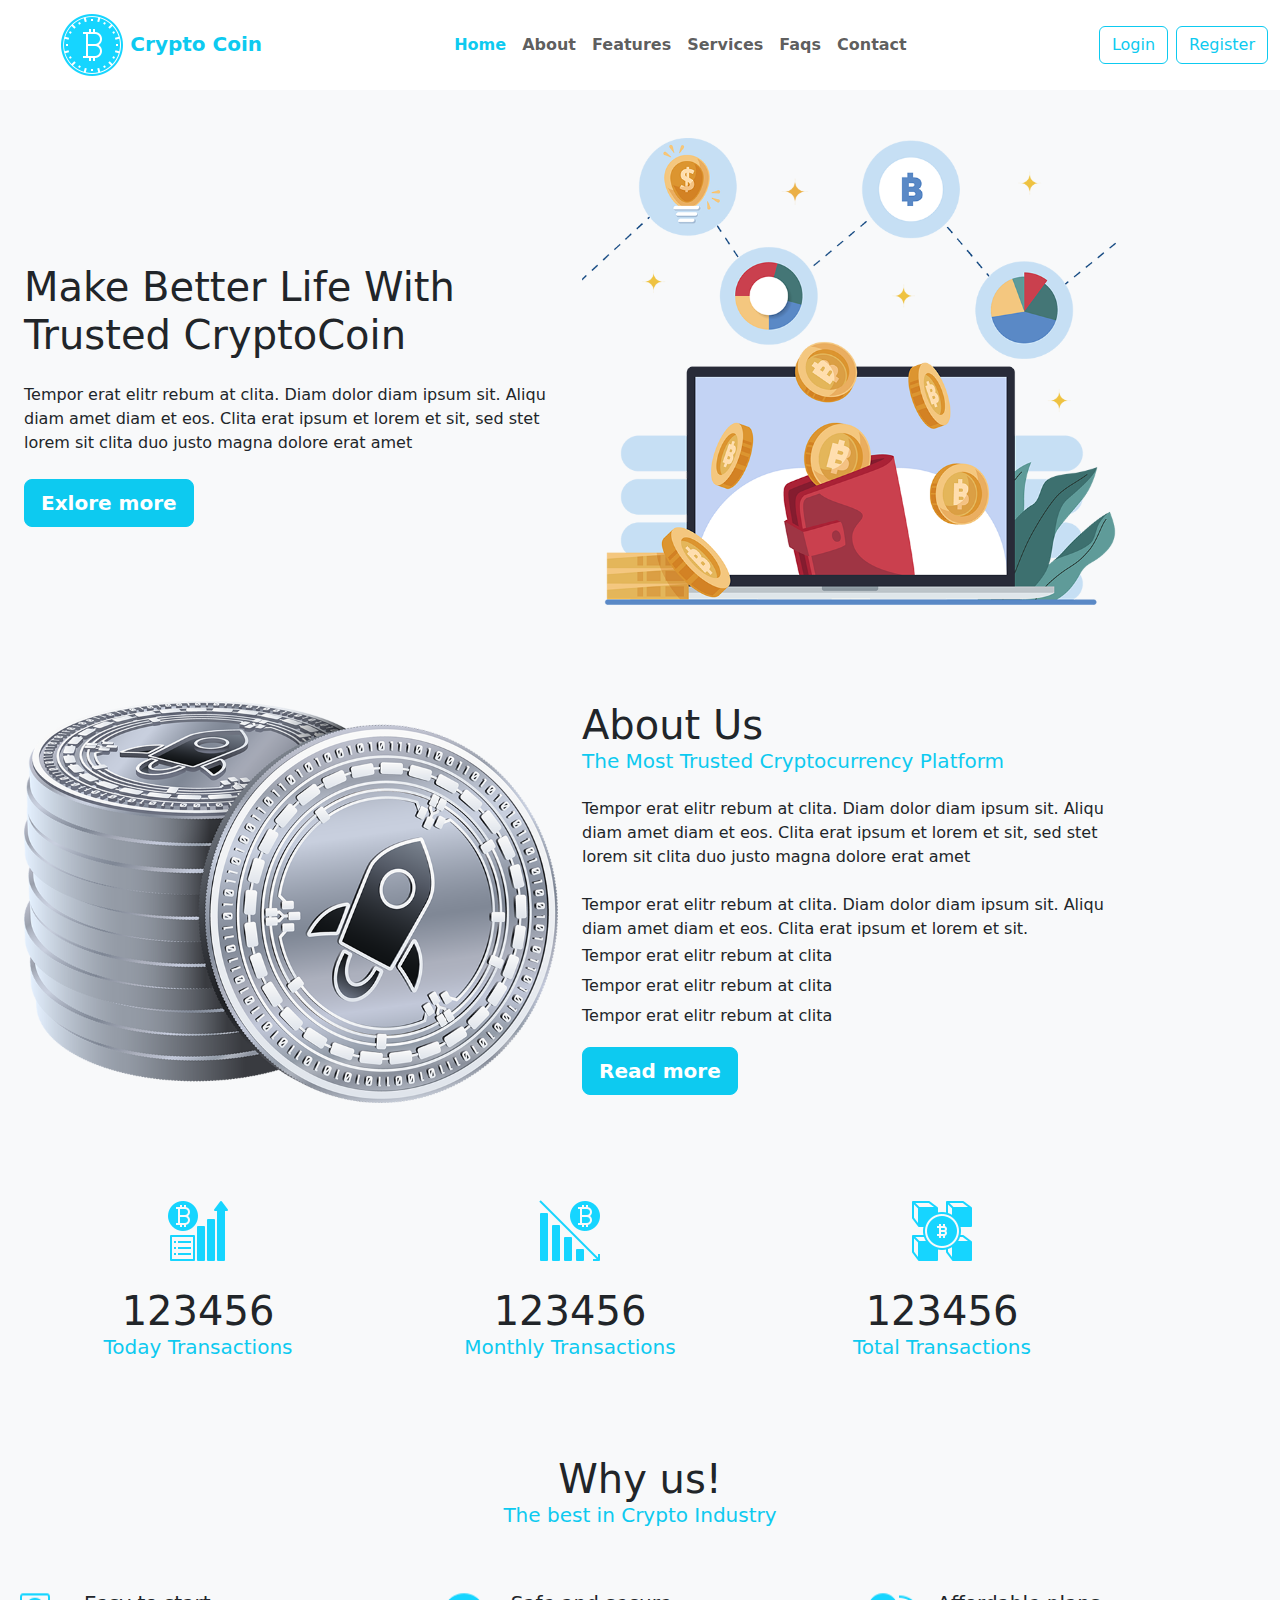
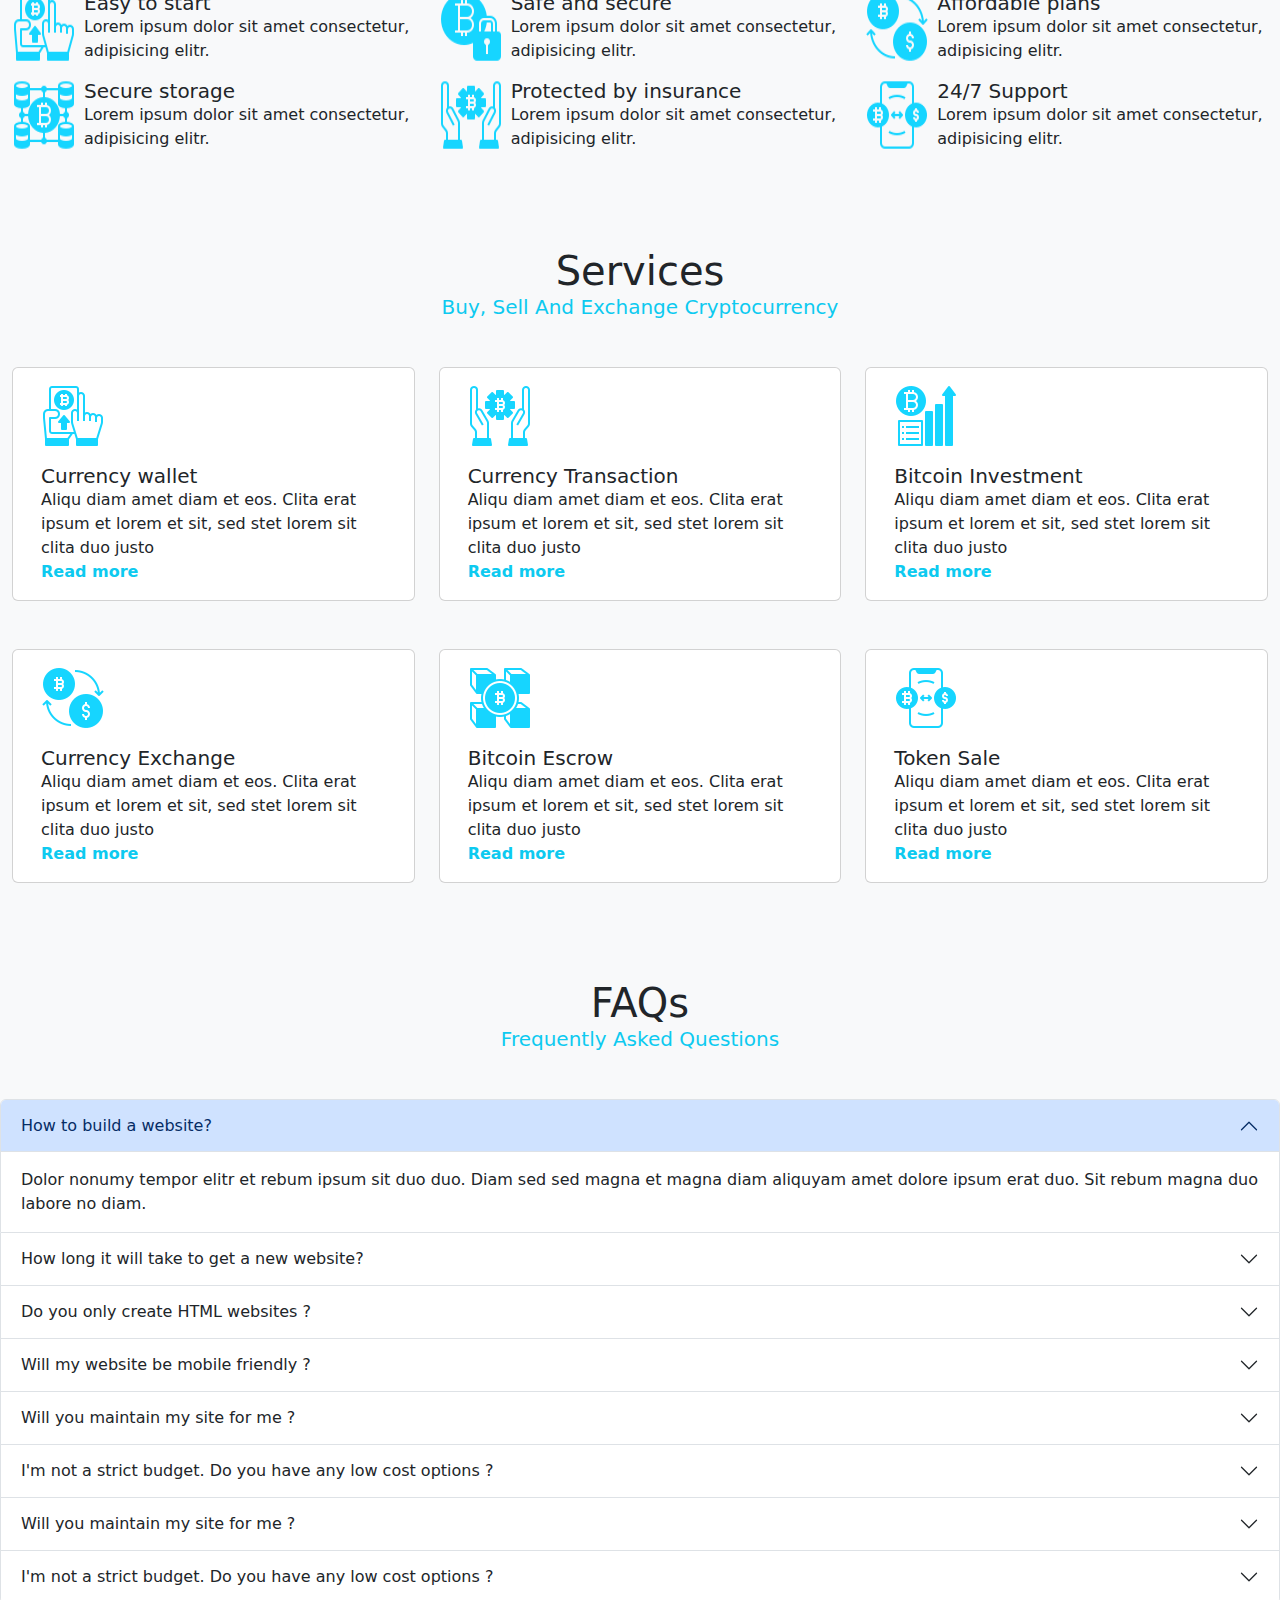
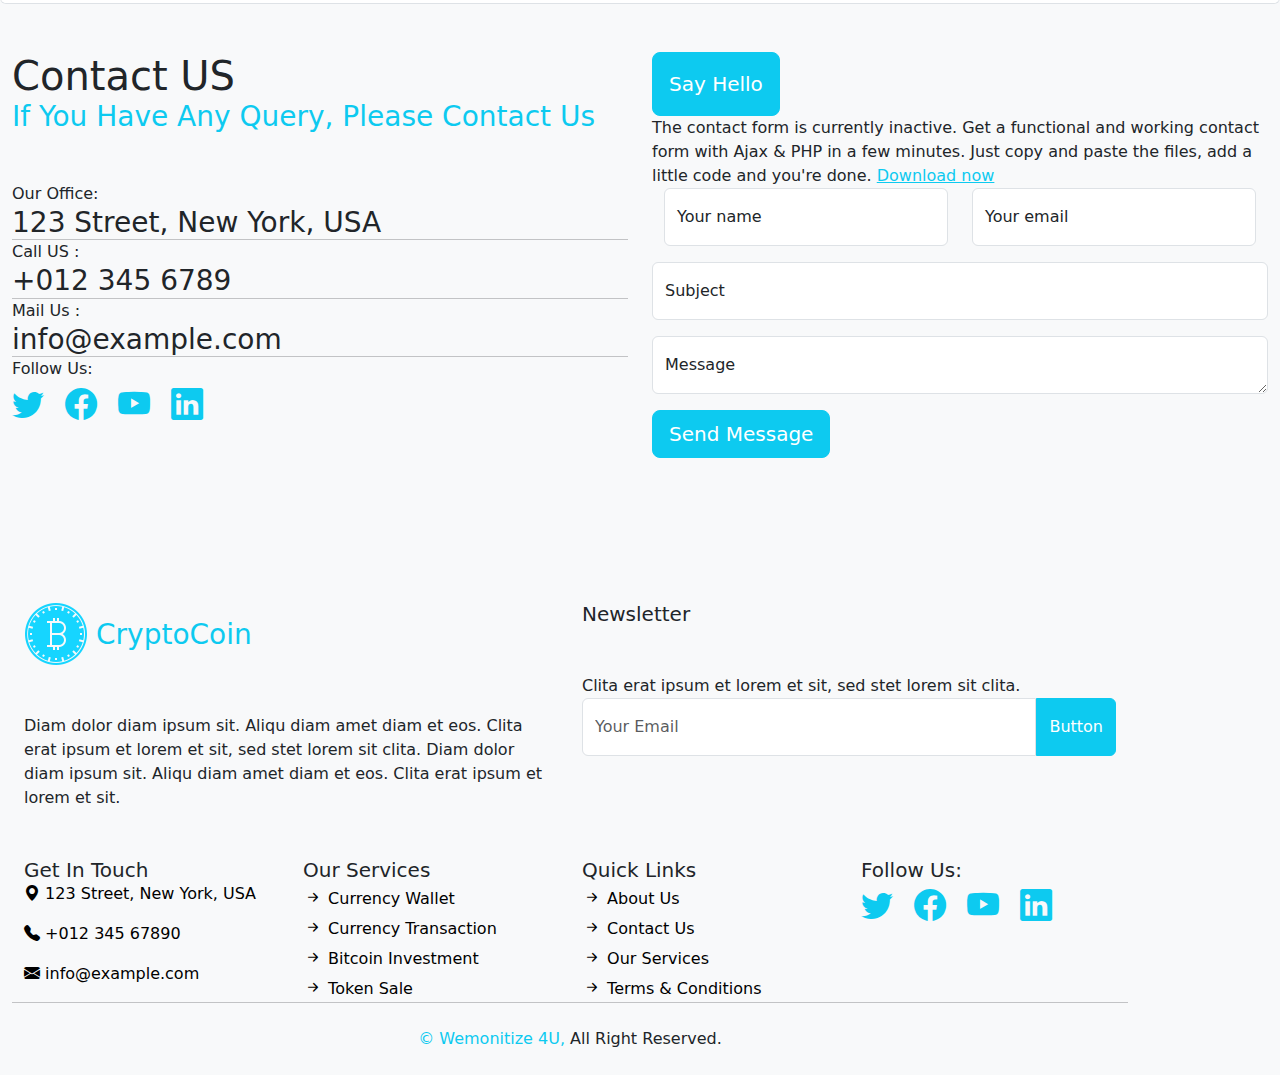
<file: index.html>
<!DOCTYPE html>
<html lang="en">

<head>
    <meta charset="UTF-8">
    <meta name="viewport" content="width=device-width, initial-scale=1.0">
    <!-- Bootstrap Link -->
    <link href="https://cdn.jsdelivr.net/npm/bootstrap@5.3.3/dist/css/bootstrap.min.css" rel="stylesheet"
        integrity="sha384-QWTKZyjpPEjISv5WaRU9OFeRpok6YctnYmDr5pNlyT2bRjXh0JMhjY6hW+ALEwIH" crossorigin="anonymous">
    <!-- Css Link -->
    <link rel="stylesheet" href="assets/css/style.css">
    <!-- Icons Link -->
    <link rel="stylesheet" href="https://cdn.jsdelivr.net/npm/bootstrap-icons@1.11.3/font/bootstrap-icons.min.css">
    <title>Home Page</title>
</head>

<body>
    <!-- NavBar started -->
    <nav class="navbar navbar-expand-lg ">
        <div class="container-fluid">
            <a class="navbar-brand ms-5" href="#"><img src="assets/img/icon-1.png" alt="icon"> <span
                    class="text-info fw-bolder">Crypto Coin</span></a>
            <button class="navbar-toggler" type="button" data-bs-toggle="collapse"
                data-bs-target="#navbarSupportedContent" aria-controls="navbarSupportedContent" aria-expanded="false"
                aria-label="Toggle navigation">
                <span class="navbar-toggler-icon"></span>
            </button>
            <div class="collapse navbar-collapse" id="navbarSupportedContent">
                <ul class="navbar-nav mx-auto mb-2 mb-lg-0 ">
                    <li class="nav-item">
                        <a class="nav-link active text-info fw-bold" aria-current="page" href="#home">Home</a>
                    </li>
                    <li class="nav-item">
                        <a class="nav-link fw-bold" href="#about">About</a>
                    </li>
                    <li class="nav-item">
                        <a class="nav-link fw-bold" href="#feature">Features</a>
                    </li>
                    <li class="nav-item">
                        <a class="nav-link fw-bold" href="#service">Services</a>
                    </li>
                    <li class="nav-item">
                        <a class="nav-link fw-bold" href="#faqs">Faqs</a>
                    </li>
                    <li class="nav-item">
                        <a class="nav-link fw-bold" href="#contactus">Contact</a>
                    </li>
                </ul>
                <form class="d-flex" role="search">
                     <a class="btn btn-outline-info me-2" href="Login.html">Login</a>
                    <a class="btn btn-outline-info" href="SignUp.html">Register</a>
                </form>
            </div>
        </div>
    </nav>
    <!-- NavBar ended -->

    <!-- Hero 1 started -->
    <div class=" bg-gray" id="home">
        <div class="container">
            <div class="row align-items-center">
                <div class="col-12 col-md-6 col-lg-6">
                    <h1 class="mt-5 fw-light">Make Better Life With Trusted CryptoCoin</h1>
                    <p class="mt-4">Tempor erat elitr rebum at clita. Diam dolor diam ipsum sit. Aliqu diam amet diam et eos. Clita
                        erat ipsum et lorem et sit, sed stet lorem sit clita duo justo magna dolore erat amet</p>
                    <button class="btn btn-lg btn-info text-white fw-semibold mt-4" type="submit">Exlore more</button>
                </div>
                <div class="col-12 col-md-6 col-lg-6 ">
                    <img class="image-fluid mt-5 mb-5 animation" src="assets/img/hero-1.png" alt="image">
                </div>
            </div>
        
    </div>
    <!-- Hero 1 ended -->

    <!-- About us started -->
    <div id="about" class="container">
        <div class="row">
            <div class="col-12 col-md-6 col-lg-6 pb-5 order-1 order-md-0">
                <img class="mt-5 image-fluid animation" src="assets/img/about.png" alt="About us">
            </div>
            <div class="col-12 col-md-6 col-lg-6 mt-5 order-0 order-md-1">
                <h1 class="fw-light">About Us</h1>
                <h5 class="text-info">The Most Trusted Cryptocurrency Platform</h5>
                <p class="mt-4">Tempor erat elitr rebum at clita. Diam dolor diam ipsum sit. Aliqu diam amet diam et
                    eos. Clita erat
                    ipsum et lorem et sit, sed stet lorem sit clita duo justo magna dolore erat amet</p>
                <p class="mt-4">Tempor erat elitr rebum at clita. Diam dolor diam ipsum sit. Aliqu diam amet diam et
                    eos. Clita erat
                    ipsum et lorem et sit.</p>
                <div class="spacing d-flex flex-column ">
                    <span>Tempor erat elitr rebum at clita</span>
                    <span>Tempor erat elitr rebum at clita</span>
                    <span>Tempor erat elitr rebum at clita</span>
                </div>
                <button class="btn btn-lg btn-info fw-semibold text-white mt-3 mb-5">Read more</button>
            </div>
        </div>
    </div>
    <!-- About us ended -->

    <!-- Transactions part started -->
    <div class="bg-gray">
        <div class="container">
            <div class="row">
                <div class="col-12 col-md-6 col-lg-4 text-center pb-5">
                    <img class="mt-5" src="assets/img/today.png" alt="image">
                    <h1 class="fw-light mt-4">123456</h1>
                    <h5 class="text-info"> Today Transactions </h5>
                </div>
                <div class="col-12 col-md-6 col-lg-4 text-center pb-5">
                    <img class="mt-5" src="assets/img/monthly.png" alt="image">
                    <h1 class="fw-light mt-4">123456</h1>
                    <h5 class="text-info"> Monthly Transactions </h5>
                </div>
                <div class="col-12 col-md-6 col-lg-4 text-center pb-5">
                    <img class="mt-5" src="assets/img/total.png" alt="image">
                    <h1 class="fw-light mt-4">123456</h1>
                    <h5 class="text-info"> Total Transactions </h5>
                </div>
            </div>
        </div>
    </div>
    <!-- Transactions part ended -->

    <!-- Why us part started -->
    <div>
        <h1 class="fw-light text-center mt-5">Why us!</h1>
        <h5 class="text-info text-center">The best in Crypto Industry</h5>
        <div class="row mt-5">
            <div class="col-12 col-md-6 col-lg-4 d-flex mt-3 justify-content-around">
                <img class="" src="assets/img/easy.png" alt="">
                <div class="ms-2">
                    <h5>Easy to start</h5>
                    <p>Lorem ipsum dolor sit amet consectetur, adipisicing elitr.</p>
                </div>
            </div>
            <div class="col-12 col-md-6 col-lg-4 d-flex mt-3 justify-content-around">
                <img src="assets/img/safe.png" alt="">
                <div class="ms-2">

                    <h5>Safe and secure</h5>
                    <p>Lorem ipsum dolor sit amet consectetur, adipisicing elitr.</p>
                </div>

            </div>
            <div class="col-12 col-md-6 col-lg-4 d-flex mt-3 justify-content-around">
                <img src="assets/img/affordable.png" alt="">
                <div class="ms-2">
                    <h5>Affordable plans</h5>
                    <p>Lorem ipsum dolor sit amet consectetur, adipisicing elitr.</p>
                </div>

            </div>
            <div class="col-12 col-md-6 col-lg-4 d-flex mt-3 justify-content-around">
                <img src="assets/img/secure.png" alt="">
                <div class="ms-2">
                    <h5>Secure storage</h5>
                    <p>Lorem ipsum dolor sit amet consectetur, adipisicing elitr.</p>
                </div>

            </div>
            <div class="col-12 col-md-6 col-lg-4 d-flex mt-3 justify-content-around">
                <img src="assets/img/protected.png" alt="">
                <div class="ms-2">
                    <h5>Protected by insurance</h5>
                    <p>Lorem ipsum dolor sit amet consectetur, adipisicing elitr.</p>

                </div>

            </div>
            <div class="col-12 col-md-6 col-lg-4 d-flex mt-3 justify-content-around">
                <img src="assets/img/Support.png" alt="">
                <div class="ms-2">
                    <h5>24/7 Support</h5>
                    <p>Lorem ipsum dolor sit amet consectetur, adipisicing elitr.</p>
                </div>

            </div>
        </div>
    </div>
    <!-- Why us part ended -->

    <!-- Services part started -->
    <div id="service" class="bg-gray mt-5">
        <div>
            <div class="pt-5">
                <h1 class="fw-light text-center">Services</h1>
                <h5 class="text-info text-center">Buy, Sell And Exchange Cryptocurrency</h5>
            </div>
            <div class="row">
                <div class="col-12 col-md-6 col-lg-4 mt-5">
                    <div class="card">
                        <div class="card-body">
                            <div class="container">
                                <img src="assets/img/easy.png" alt="">
                                <h5 class="card-title mt-3">Currency wallet</h5>
                                <p class="card-text">Aliqu diam amet diam et eos. Clita erat ipsum et lorem et sit, sed
                                    stet lorem sit clita duo justo</p>
                                <a class="decoration text-info fw-semibold" href="#">Read more</a>
                            </div>
                        </div>
                    </div>
                </div>
                <div class="col-12 col-md-6 col-lg-4 mt-5">
                    <div class="card">
                        <div class="card-body">
                            <div class="container">
                                <img src="assets/img/protected.png" alt="">
                                <h5 class="card-title mt-3">Currency Transaction</h5>
                                <p class="card-text">Aliqu diam amet diam et eos. Clita erat ipsum et lorem et sit, sed
                                    stet lorem sit clita duo justo</p>
                                <a class="decoration text-info fw-semibold" href="#">Read more</a>
                            </div>
                        </div>
                    </div>
                </div>
                <div class="col-12 col-md-6 col-lg-4 mt-5">
                    <div class="card">
                        <div class="card-body">
                            <div class="container">
                                <img src="assets/img/today.png" alt="">
                                <h5 class="card-title mt-3">Bitcoin Investment</h5>
                                <p class="card-text">Aliqu diam amet diam et eos. Clita erat ipsum et lorem et sit, sed
                                    stet lorem sit clita duo justo</p>
                                <a class="decoration text-info fw-semibold" href="#">Read more</a>
                            </div>
                        </div>
                    </div>
                </div>
                <div class="col-12 col-md-6 col-lg-4 mt-5">
                    <div class="card">
                        <div class="card-body">
                            <div class="container">
                                <img src="assets/img/affordable.png" alt="">
                                <h5 class="card-title mt-3">Currency Exchange</h5>
                                <p class="card-text">Aliqu diam amet diam et eos. Clita erat ipsum et lorem et sit, sed
                                    stet lorem sit clita duo justo</p>
                                <a class="decoration text-info fw-semibold" href="#">Read more</a>
                            </div>
                        </div>
                    </div>
                </div>
                <div class="col-12 col-md-6 col-lg-4 mt-5">
                    <div class="card">
                        <div class="card-body">
                            <div class="container">
                                <img src="assets/img/total.png" alt="">
                                <h5 class="card-title mt-3">Bitcoin Escrow</h5>
                                <p class="card-text">Aliqu diam amet diam et eos. Clita erat ipsum et lorem et sit, sed
                                    stet lorem sit clita duo justo</p>
                                <a class="decoration text-info fw-semibold" href="#">Read more</a>
                            </div>
                        </div>
                    </div>
                </div>
                <div class="col-12 col-md-6 col-lg-4 mt-5 mb-5">
                    <div class="card">
                        <div class="card-body">
                            <div class="container">
                                <img src="assets/img/Support.png" alt="">
                                <h5 class="card-title mt-3">Token Sale</h5>
                                <p class="card-text">Aliqu diam amet diam et eos. Clita erat ipsum et lorem et sit, sed
                                    stet lorem sit clita duo justo</p>
                                <a class="decoration text-info fw-semibold" href="#">Read more</a>
                            </div>
                        </div>
                    </div>
                </div>
            </div>
        </div>
    </div>
    <!-- Services part ended -->

    <!-- FAQs part started -->
    <div id="faqs">
        <div class="pt-5">
            <h1 class="fw-light text-center">FAQs</h1>
            <h5 class="text-info text-center">Frequently Asked Questions</h5>
        </div>
        <div class="accordion" id="accordionExample">
            <div class="accordion-item mt-5">
                <h2 class="accordion-header">
                    <button class="accordion-button" type="button" data-bs-toggle="collapse"
                        data-bs-target="#collapseOne" aria-expanded="true" aria-controls="collapseOne">
                        How to build a website? </button>
                </h2>
                <div id="collapseOne" class="accordion-collapse collapse show" data-bs-parent="#accordionExample">
                    <div class="accordion-body">
                        <p>Dolor nonumy tempor elitr et rebum ipsum sit duo duo. Diam sed sed magna et magna diam
                            aliquyam amet dolore ipsum erat duo. Sit rebum magna duo labore no diam.</p>
                    </div>
                </div>
            </div>
            <div class="accordion-item">
                <h2 class="accordion-header">
                    <button class="accordion-button collapsed" type="button" data-bs-toggle="collapse"
                        data-bs-target="#collapseTwo" aria-expanded="false" aria-controls="collapseTwo">
                        How long it will take to get a new website?
                    </button>
                </h2>
                <div id="collapseTwo" class="accordion-collapse collapse" data-bs-parent="#accordionExample">
                    <div class="accordion-body">
                        <p>Dolor nonumy tempor elitr et rebum ipsum sit duo duo. Diam sed sed magna et magna diam
                            aliquyam amet dolore ipsum erat duo. Sit rebum magna duo labore no diam.</p>
                    </div>
                </div>
            </div>
            <div class="accordion-item">
                <h2 class="accordion-header">
                    <button class="accordion-button collapsed" type="button" data-bs-toggle="collapse"
                        data-bs-target="#collapseThree" aria-expanded="false" aria-controls="collapseThree">
                        Do you only create HTML websites ?
                    </button>
                </h2>
                <div id="collapseThree" class="accordion-collapse collapse" data-bs-parent="#accordionExample">
                    <div class="accordion-body">
                        <p>Dolor nonumy tempor elitr et rebum ipsum sit duo duo. Diam sed sed magna et magna diam
                            aliquyam amet dolore ipsum erat duo. Sit rebum magna duo labore no diam.</p>
                    </div>
                </div>
            </div>
            <div class="accordion-item">
                <h2 class="accordion-header">
                    <button class="accordion-button collapsed" type="button" data-bs-toggle="collapse"
                        data-bs-target="#collapseFour" aria-expanded="false" aria-controls="collapseFour">
                        Will my website be mobile friendly ?
                    </button>
                </h2>
                <div id="collapseFour" class="accordion-collapse collapse" data-bs-parent="#accordionExample">
                    <div class="accordion-body">
                        <p>Dolor nonumy tempor elitr et rebum ipsum sit duo duo. Diam sed sed magna et magna diam
                            aliquyam amet dolore ipsum erat duo. Sit rebum magna duo labore no diam.</p>
                    </div>
                </div>
            </div>
            <div class="accordion-item">
                <h2 class="accordion-header">
                    <button class="accordion-button collapsed" type="button" data-bs-toggle="collapse"
                        data-bs-target="#collapseFive" aria-expanded="false" aria-controls="collapseFive">
                        Will you maintain my site for me ?
                    </button>
                </h2>
                <div id="collapseFive" class="accordion-collapse collapse" data-bs-parent="#accordionExample">
                    <div class="accordion-body">
                        <p>Dolor nonumy tempor elitr et rebum ipsum sit duo duo. Diam sed sed magna et magna diam
                            aliquyam amet dolore ipsum erat duo. Sit rebum magna duo labore no diam.</p>
                    </div>
                </div>
            </div>
            <div class="accordion-item">
                <h2 class="accordion-header">
                    <button class="accordion-button collapsed" type="button" data-bs-toggle="collapse"
                        data-bs-target="#collapseSix" aria-expanded="false" aria-controls="collapseSix">
                        I'm not a strict budget. Do you have any low cost options ?
                    </button>
                </h2>
                <div id="collapseSix" class="accordion-collapse collapse" data-bs-parent="#accordionExample">
                    <div class="accordion-body">
                        <p>Dolor nonumy tempor elitr et rebum ipsum sit duo duo. Diam sed sed magna et magna diam
                            aliquyam amet dolore ipsum erat duo. Sit rebum magna duo labore no diam.</p>
                    </div>
                </div>
            </div>
            <div class="accordion-item">
                <h2 class="accordion-header">
                    <button class="accordion-button collapsed" type="button" data-bs-toggle="collapse"
                        data-bs-target="#collapseSeven" aria-expanded="false" aria-controls="collapseSeven">
                        Will you maintain my site for me ?
                    </button>
                </h2>
                <div id="collapseSeven" class="accordion-collapse collapse" data-bs-parent="#accordionExample">
                    <div class="accordion-body">
                        <p>Dolor nonumy tempor elitr et rebum ipsum sit duo duo. Diam sed sed magna et magna diam
                            aliquyam amet dolore ipsum erat duo. Sit rebum magna duo labore no diam.</p>
                    </div>
                </div>
            </div>
            <div class="accordion-item">
                <h2 class="accordion-header ">
                    <button class="accordion-button collapsed" type="button" data-bs-toggle="collapse"
                        data-bs-target="#collapseEight" aria-expanded="false" aria-controls="collapseEight">
                        I'm not a strict budget. Do you have any low cost options ?
                    </button>
                </h2>
                <div id="collapseEight" class="accordion-collapse collapse" data-bs-parent="#accordionExample">
                    <div class="accordion-body">
                        <p>Dolor nonumy tempor elitr et rebum ipsum sit duo duo. Diam sed sed magna et magna diam
                            aliquyam amet dolore ipsum erat duo. Sit rebum magna duo labore no diam.</p>
                    </div>
                </div>
            </div>
        </div>
    </div>
    <!-- FAQs part ended -->

    <!-- Contact us part started -->
    <div id="contactus">
        <div class="row">
            <div class="col-12 col-md-6 col-lg-6 mt-5">
                <h1>Contact US</h1>
                <h3 class="text-info">If You Have Any Query, Please Contact Us</h3>
                <p class="mt-5">Our Office:</p>
                <h3>123 Street, New York, USA</h3>
                <hr>
                <p>Call US :</p>
                <h3>+012 345 6789</h3>
                <hr>
                <p>Mail Us :</p>
                <h3>info@example.com</h3>
                <hr>
                <p>Follow Us:</p>
                <div class="">
                    <i class=" bi bi-twitter text-info fs-2 "></i>
                    <i class="bi bi-facebook text-info fs-2 ms-3"></i>
                    <i class="bi bi-youtube text-info fs-2 ms-3"></i>
                    <i class="bi bi-linkedin text-info fs-2 ms-3"></i>
                </div>
            </div>
            <di class="col-12 col-md-6 col-lg-6">
                <button class=" margin-left btn btn-lg btn-info text-white mt-5 py-3 fw-light" type="submit">Say
                    Hello</button>
                <p class="margin-top">The contact form is currently inactive. Get a functional and working contact form
                    with Ajax & PHP in
                    a few minutes. Just copy and paste the files, add a little code and you're done. <a
                        class="text-info" href="#">Download now</a></p>
                <div class="row">
                    <div class="col-12 col-md-6">
                        <div class="form-floating">
                            <input class="form-control" id="form-floating" type="text" placeholder="Your name" required>
                            <label for="form-floating">Your name</label>
                        </div>
                    </div>
                    <div class="col-12 col-md-6 mt-3 mt-md-0">
                        <div class="form-floating">
                            <input class="form-control" id="form-floating" type="email" placeholder="Your email"
                                required>
                            <label for="form-floating">Your email</label>
                        </div>
                    </div>
                </div>

                <div class="form-floating mt-3">
                    <input class="form-control" id="form-floating" type="text" placeholder="Subject" required>
                    <label for="form-floating">Subject</label>
                </div>
                <div class="form-floating mt-3">
                    <textarea name="" id="form-floating" class="form-control" placeholder="Message" cols=""
                        rows=""></textarea>
                    <label for="form-floating">Message</label>
                </div>
                <button class="btn btn-lg btn-info text-white fw-light mt-3">Send Message</button>
        </div>
    </div>
   

    <!-- Footer started -->
    <div class="bg-gray mt-5">
        <div class="container">
            <div class="row pt-5">
                <div class="col-12 col-md-6">
                    <div class="d-flex my-5">
                        <img src="assets/img/icon-1.png" alt="image">
                        <h3 class="text-info mt-3 ms-2">CryptoCoin</h3>
                    </div>
                    <p>Diam dolor diam ipsum sit. Aliqu diam amet diam et eos. Clita erat ipsum et lorem et sit, sed
                        stet lorem
                        sit clita. Diam dolor diam ipsum sit. Aliqu diam amet diam et eos. Clita erat ipsum et lorem et
                        sit.</p>
                </div>
                <div class="col-12 col-md-6 mt-5">
                    <h5>Newsletter</h5>
                    <p class="mt-5">Clita erat ipsum et lorem et sit, sed stet lorem sit clita.</p>
                    <div class="input-group mb-3">
                        <input type="email" class="form-control py-3" placeholder="Your Email"
                            aria-label="Recipient's username" aria-describedby="button-addon2">
                        <button class="btn btn-info text-white" type="button" id="button-addon2">Button</button>
                    </div>
                </div>
            </div>
            <div class="row mt-5">
                <div class="col-12 col-md-3 footer-items">
                    <h5>Get In Touch</h5>
                    <div class=" d-flex flex-column">
                        <a class="mb-3">
                            <i class="bi bi-geo-alt-fill"></i> <span>123 Street, New York, USA</span>

                        </a>
                        <a href="tel:+012 345 67890" class="mb-3">
                            <i class="bi bi-telephone-fill"></i> <span>+012 345 67890</span>

                        </a>
                        <a href="mailto: info@example.com" class="mb-3">
                            <i class="bi bi-envelope-fill"></i> <span>info@example.com</span>

                        </a>
                    </div>

                </div>
                <div class="footer-items col-12 col-md-3 d-flex flex-column">
                    <h5>Our Services</h5>
                    <a href="#">
                        <i class="bi bi-arrow-right-short text-black fs-5"></i> <span>Currency Wallet</span>
                    </a>
                    <a href="">
                        <i class="bi bi-arrow-right-short text-black fs-5"></i> <span>Currency Transaction</span>
                    </a>
                    <a href="">
                        <i class="bi bi-arrow-right-short text-black fs-5"></i> <span>Bitcoin Investment</span>
                    </a>
                    <a href="#">
                        <i class="bi bi-arrow-right-short text-black fs-5"></i> <span>Token Sale</span>
                    </a>
                </div>
                <div class="footer-items col-12 col-md-3 d-flex flex-column">
                    <h5>Quick Links</h5>
                    <a href="#">
                        <i class="bi bi-arrow-right-short text-black fs-5"></i> <span>About Us</span>
                    </a>
                    <a href="#">
                        <i class="bi bi-arrow-right-short text-black fs-5"></i> <span>Contact Us</span>
                    </a>
                    <a href="#">
                        <i class="bi bi-arrow-right-short text-black fs-5"></i> <span>Our Services</span>
                    </a>
                    <a href="#">
                        <i class="bi bi-arrow-right-short text-black fs-5"></i> <span>Terms & Conditions</span>
                    </a>
                </div>
                <div class="col-12 col-md-3 footer-items">
                    <h5>Follow Us:</h5>
                    <a href="https://twitter.com/?lang=en" target="_blank">
                        <i class="bi bi-twitter text-info fs-2 "></i>
                    </a>
                    <i class="bi bi-facebook text-info fs-2 ms-3"></i>
                    <i class="bi bi-youtube text-info fs-2 ms-3"></i>
                    <i class="bi bi-linkedin text-info fs-2 ms-3"></i>

                </div>
            </div>
            <hr>
            <div class="text-center py-4">
                <span class="text-info">© Wemonitize 4U,</span> All Right Reserved.
            </div>
        </div>
    </div>
    <!-- JavaScript Link -->
    <script src="https://cdn.jsdelivr.net/npm/bootstrap@5.3.3/dist/js/bootstrap.bundle.min.js"
        integrity="sha384-YvpcrYf0tY3lHB60NNkmXc5s9fDVZLESaAA55NDzOxhy9GkcIdslK1eN7N6jIeHz"
        crossorigin="anonymous"></script>
        <script src="assets/js/main.js"></script>
</body>
</html>
</file>
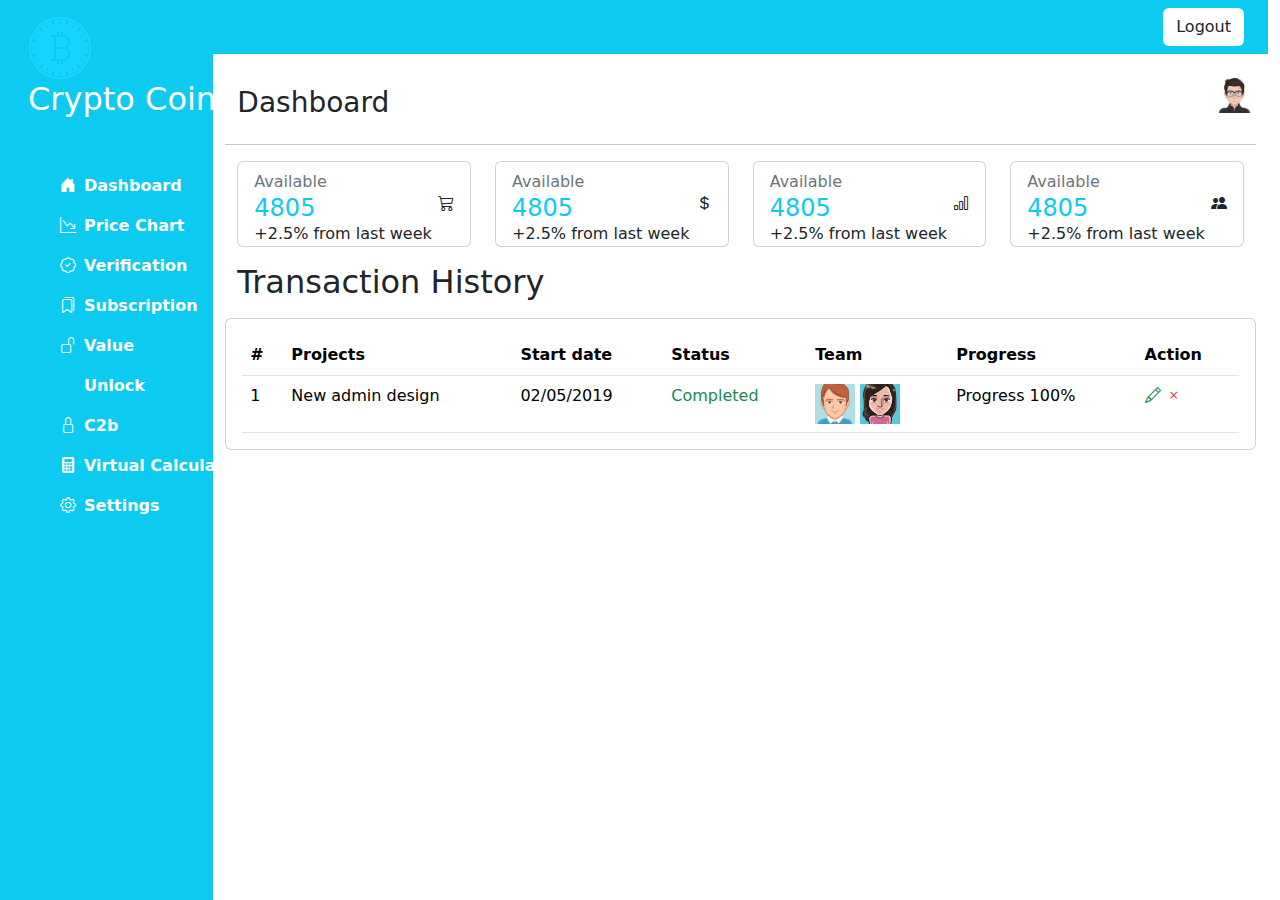
<file: dashboard.html>
<!DOCTYPE html>
<html lang="en">

<head>
    <meta charset="UTF-8">
    <meta name="viewport" content="width=device-width, initial-scale=1.0">
    <!-- Bootstrap Link -->
    <link href="https://cdn.jsdelivr.net/npm/bootstrap@5.3.3/dist/css/bootstrap.min.css" rel="stylesheet"
        integrity="sha384-QWTKZyjpPEjISv5WaRU9OFeRpok6YctnYmDr5pNlyT2bRjXh0JMhjY6hW+ALEwIH" crossorigin="anonymous">
    <!-- Css Link -->
    <link rel="stylesheet" href="assets/css/style.css">
    <!-- Icons Link -->
    <link rel="stylesheet" href="https://cdn.jsdelivr.net/npm/bootstrap-icons@1.11.3/font/bootstrap-icons.min.css">
    <title>dashboard</title>
</head>

<body>
    <div class="row">
        <div class="col-2 bg-info sidebar-height">
            <div class=" m-3">
                <img src="assets/img/icon-2.png" alt="">
                <h2 class="text-white text-nowrap">Crypto Coin</h2>
                <div class="mt-5">
                    <ul>
                        <a href="dashboard.html" class="d-flex">
                            <i class="bi bi-house-door-fill text-white mt-2"></i> <span>
                                <li class="ms-2">Dashboard</li>
                            </span>
                        </a>
                        <a href="priceChart.html" class="d-flex">
                            <i class="bi bi-graph-down-arrow text-white mt-2"></i> <span>
                                <li class="ms-2">Price Chart </li>
                            </span>
                        </a>
                        <a href="verification.html" class="d-flex">
                            <i class="bi bi-patch-check text-white mt-2"></i> <span>
                                <li class="ms-2">Verification </li>
                            </span>
                        </a>
                        <a href="Subscription.html" class="d-flex">
                            <i class="bi bi-bookmarks text-white mt-2"></i> <span>
                                <li class="ms-2">Subscription </li>
                            </span>
                        </a>
                        <a href="valueunlock.html" class="d-flex">
                            <i class="bi bi-unlock text-white mt-2"></i> <span>
                                <li class="ms-2">Value Unlock </li>
                            </span>
                        </a>
                        <a href="#" class="d-flex">
                            <i class="bi bi-lock text-white mt-2"></i> <span>
                                <li class="ms-2">C2b </li>
                            </span>
                        </a>
                        <a href="virtualcalculator.html" class="d-flex text-nowrap">
                            <i class="bi bi-calculator-fill text-white mt-2"></i> <span>
                                <li class="ms-2">Virtual Calculator </li>
                            </span>
                        </a>
                        <a href="setting.html" class="d-flex">
                            <i class="bi bi-gear text-white mt-2"></i> <span>
                                <li class="ms-2">Settings </li>
                            </span>
                        </a>

                    </ul>
                </div>
            </div>
        </div>
        <div class="ps-0 col-10">
            <nav class="navbar bg-info">
                <div class="ms-auto">
                    <button class="btn btn-block me-4" style="background-color: white;" type="button">Logout</button>
                </div>
            </nav>
            <div class="d-flex justify-content-between my-4 mx-3">
                <h3 class="ms-2 mt-2">Dashboard </h3>
                <img width="35 " height="35" src="assets/img/avatar7.png" alt="">
            </div>
            <div class="container-fluid">
                <hr>
                <div class="row mt-3">
                    <div class=" col-12 col-md-3">
                        <div class="card mb-3 mb-md-0">
                            <div class="d-flex justify-content-between mx-3">
                                <div class="">
                                    <p class="text-secondary mt-2">Available</p>
                                    <h4 class="text-info">4805</h4>
                                    <p>+2.5% from last week</p>
                                </div>
                                <div class="my-auto">
                                    <i class="bi bi-cart3"></i>
                                </div>
                            </div>
                        </div>
                    </div>
                    <div class=" col-12 col-md-3">
                        <div class="card mb-3 mb-md-0">
                            <div class="d-flex justify-content-between mx-3">
                                <div class="">
                                    <p class="text-secondary mt-2">Available</p>
                                    <h4 class="text-info">4805</h4>
                                    <p>+2.5% from last week</p>
                                </div>
                                <div class="my-auto">
                                    <i class="bi bi-currency-dollar"></i>
                                </div>
                            </div>
                        </div>
                    </div>
                    <div class=" col-12 col-md-3">
                        <div class="card mb-3 mb-md-0">
                            <div class="d-flex justify-content-between mx-3">
                                <div class="">
                                    <p class="text-secondary mt-2">Available</p>
                                    <h4 class="text-info">4805</h4>
                                    <p>+2.5% from last week</p>
                                </div>
                                <div class="my-auto">
                                    <i class="bi bi-bar-chart"></i>
                                </div>
                            </div>
                        </div>
                    </div>
                    <div class=" col-12 col-md-3">
                        <div class="card mb-3 mb-md-0">
                            <div class="d-flex justify-content-between mx-3">
                                <div class="">
                                    <p class="text-secondary mt-2">Available</p>
                                    <h4 class="text-info">4805</h4>
                                    <p>+2.5% from last week</p>
                                </div>
                                <div class="my-auto">
                                    <i class="bi bi-people-fill"></i>
                                </div>
                            </div>
                        </div>
                    </div>
                </div>
            </div>
            <h2 class="ms-4 mt-3">Transaction History</h2>
            <!-- Table started -->
            <div class="container-fluid">
                <div class="card mt-3">
                    <div class="card-body">
                        <div class="overflow-x-auto">
                            <table class="table table-responsive">
                                <thead>
                                    <tr>
                                        <th>#</th>
                                        <th>Projects</th>
                                        <th>Start date</th>
                                        <th>Status</th>
                                        <th>Team</th>
                                        <th>Progress</th>
                                        <th>Action</th>
    
                                    </tr>
                                </thead>
                                <tbody>
                                    <tr>
                                        <td>1</td>
                                        <td>New admin design</td>
                                        <td>02/05/2019</td>
                                        <td class="text-success">Completed</td>
                                        <td><img width="40" src="assets/img/avatar6.png" alt=""> <img width="40"
                                                src="assets/img/avatar8.png" alt=""></td>
                                        <td>Progress 100%</td>
                                        <td><i class="bi bi-pencil text-success"></i> <i class="bi bi-x text-danger"></i>
                                        </td>
                                    </tr>
                                </tbody>
                            </table>
                        </div>
                       
                    </div>
                </div>
            </div>
        </div>

    </div>
    </div>


    <!-- JavaScript Link -->

    <script src="https://cdn.jsdelivr.net/npm/bootstrap@5.3.3/dist/js/bootstrap.bundle.min.js"
        integrity="sha384-YvpcrYf0tY3lHB60NNkmXc5s9fDVZLESaAA55NDzOxhy9GkcIdslK1eN7N6jIeHz"
        crossorigin="anonymous"></script>
</body>

</html>
</file>
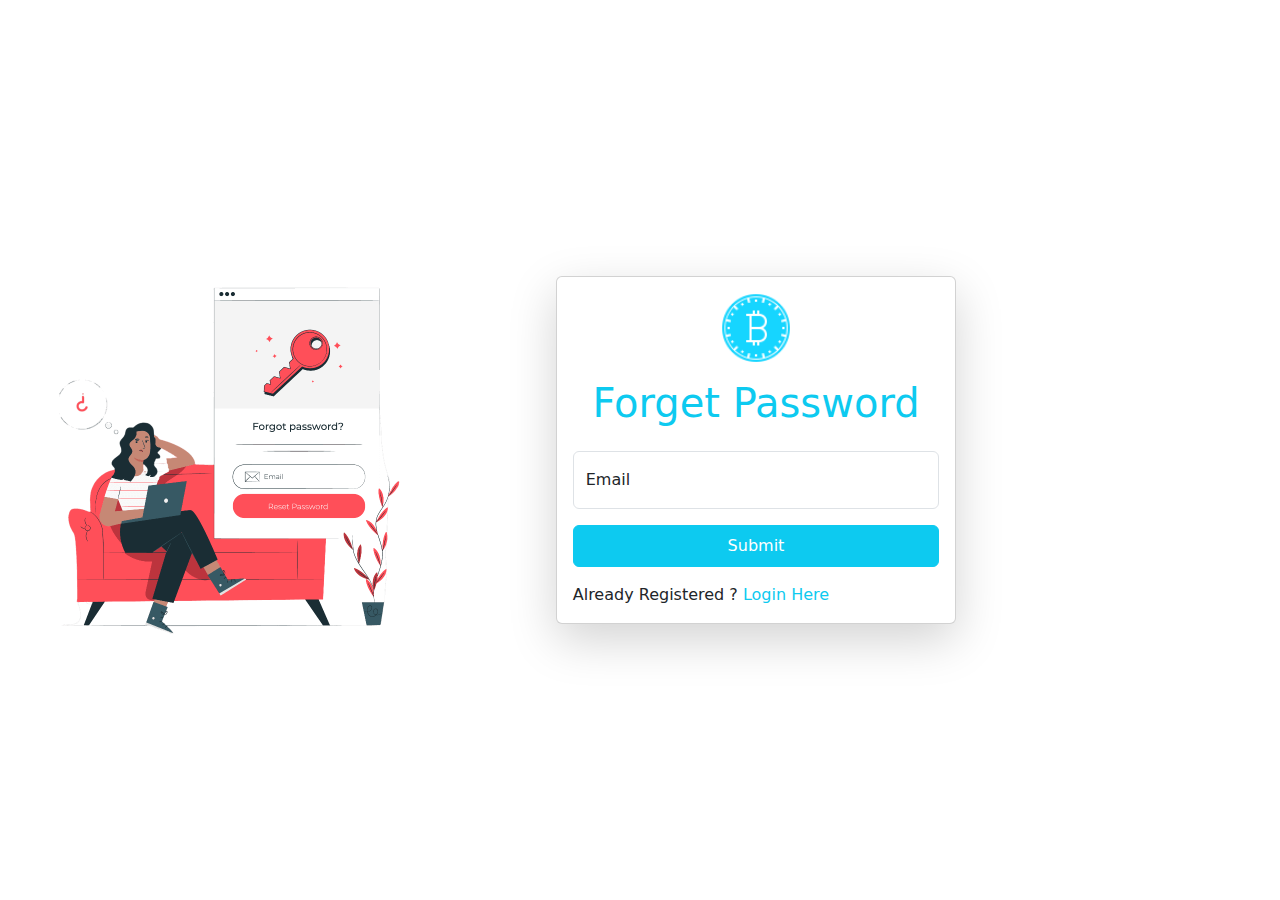
<file: forgetpassword.html>
<!DOCTYPE html>
<html lang="en">

<head>
    <meta charset="UTF-8">
    <meta name="viewport" content="width=device-width, initial-scale=1.0">
    <!-- Bootstrap Link -->
    <link href="https://cdn.jsdelivr.net/npm/bootstrap@5.3.3/dist/css/bootstrap.min.css" rel="stylesheet"
        integrity="sha384-QWTKZyjpPEjISv5WaRU9OFeRpok6YctnYmDr5pNlyT2bRjXh0JMhjY6hW+ALEwIH" crossorigin="anonymous">
    <!-- Css Link -->
    <link rel="stylesheet" href="assets/css/style.css">
    <!-- Icons Link -->
    <link rel="stylesheet" href="https://cdn.jsdelivr.net/npm/bootstrap-icons@1.11.3/font/bootstrap-icons.min.css">
    <title>forgetpass page</title>
</head>

<body>
    <div class="container">
        <div class="row align-items-center vh-100">

            <div class="offset-md-1 col-md-5 d-none d-md-block">
                <img width="400" src="assets/img/forgetpass.png" alt="image">
            </div>
            <div class="col-md-6 col-12 d-flex justify-content-center ">
                <div class="card w-75  px-3 shadow-lg">
                    <div class="text-center">
                        <img width="70" class="mt-3" src="assets/img/icon-1.png" alt="">
                        <h1 class="text-info text-center my-3">Forget Password</h1>
                        <div class="form-floating mt-4 w-100">
                            <input type="email" class="form-control" id="form-floating" placeholder="Email" required>
                            <label for="form-floating">Email</label>
                        </div>
                        <button class="btn btn-info text-white mt-3 py-2 w-100" type="submit">Submit</button>
                    </div>
                    <p class="my-3">Already Registered ? <a class="decoration text-info" href="Login.html">Login Here</a>
                    </p>
                </div>
            </div>
        </div>
    </div>

    <!-- JavaScript Link -->
    <script src="https://cdn.jsdelivr.net/npm/bootstrap@5.3.3/dist/js/bootstrap.bundle.min.js"
        integrity="sha384-YvpcrYf0tY3lHB60NNkmXc5s9fDVZLESaAA55NDzOxhy9GkcIdslK1eN7N6jIeHz"
        crossorigin="anonymous"></script>
</body>

</html>
</file>
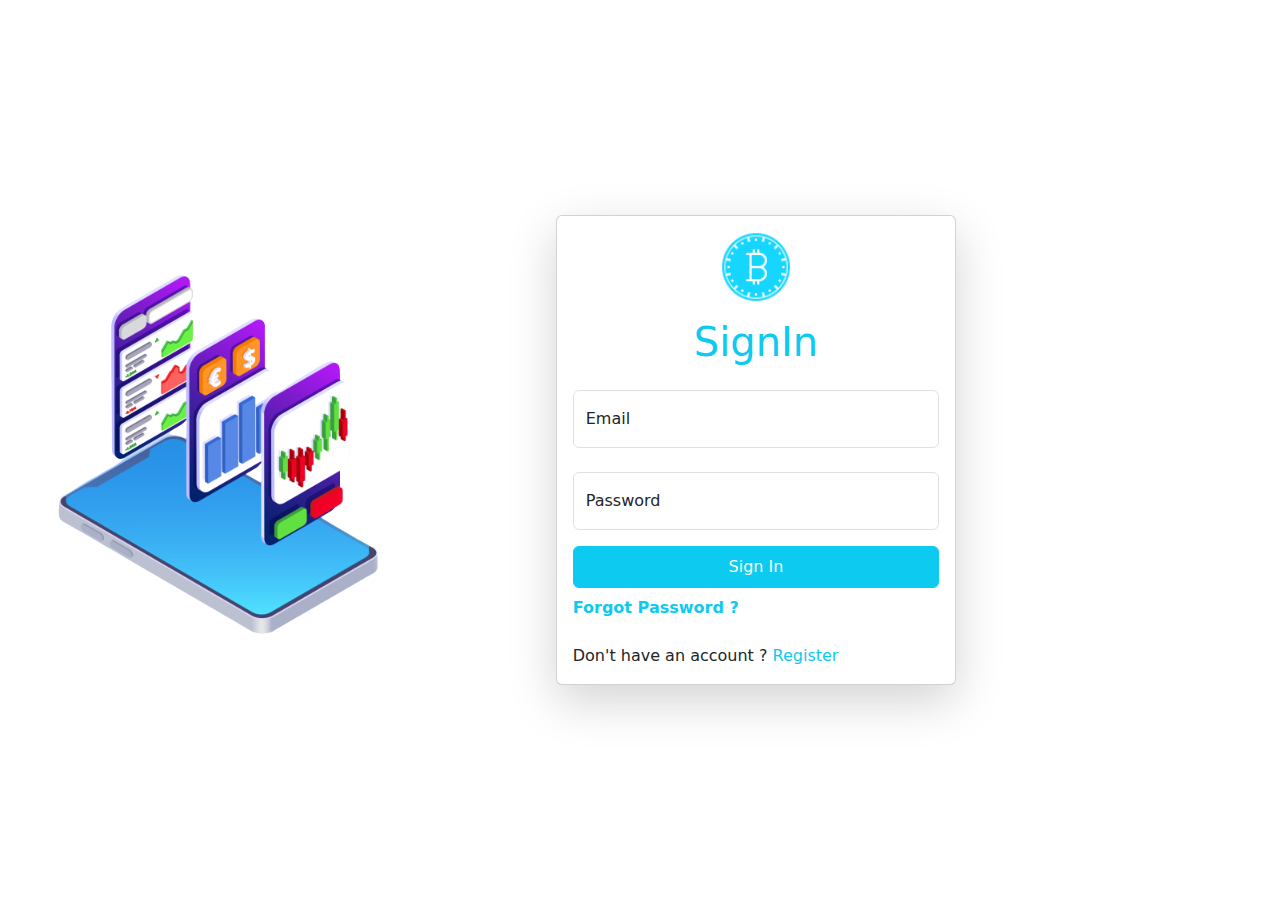
<file: login.html>
<!DOCTYPE html>
<html lang="en">

<head>
    <meta charset="UTF-8">
    <meta name="viewport" content="width=device-width, initial-scale=1.0">
    <!-- Bootstrap Link -->
    <link href="https://cdn.jsdelivr.net/npm/bootstrap@5.3.3/dist/css/bootstrap.min.css" rel="stylesheet"
        integrity="sha384-QWTKZyjpPEjISv5WaRU9OFeRpok6YctnYmDr5pNlyT2bRjXh0JMhjY6hW+ALEwIH" crossorigin="anonymous">
    <!-- Css Link -->
    <link rel="stylesheet" href="assets/css/style.css">
    <!-- Icons Link -->
    <link rel="stylesheet" href="https://cdn.jsdelivr.net/npm/bootstrap-icons@1.11.3/font/bootstrap-icons.min.css">
    <title>login page</title>
</head>

<body>
    <div class="container">
        <div class="row align-items-center vh-100">

            <div class="offset-md-1 col-md-5 d-none d-md-block">
                <img width="400" src="assets/img/signinn.png" alt="image">
            </div>
            <div class="col-md-6 col-12 d-flex justify-content-center ">
                <div class="card w-75  px-3 shadow-lg">
                    <div class="text-center">
                        <img width="70" class="mt-3" src="assets/img/icon-1.png" alt="">
                        <h1 class="text-info text-center my-3">SignIn</h1>
                        <div class="form-floating mt-4 w-100">
                            <input type="email" class="form-control" id="form-floating" placeholder="Email" required>
                            <label for="form-floating">Email</label>
                        </div>
                        <div class="form-floating mt-4 w-100 ">
                            <input type="password" class="form-control" id="form-floating" placeholder="password"
                                required>
                            <label for="form-floating">Password</label>
                        </div>
                        <button class="btn btn-info text-white mt-3 py-2 w-100" type="submit">Sign In</button>
                    </div>
                    <a class="decoration text-info fw-bold mt-2 mb-4" href="forgetpassword.html">Forgot Password ?</a>
                    <p class="mb-3">Don't have an account ? <a class="decoration text-info" href="SignUp.html">Register</a></p>
                </div>
            </div>
        </div>
    </div>

    <!-- JavaScript Link -->
    <script src="https://cdn.jsdelivr.net/npm/bootstrap@5.3.3/dist/js/bootstrap.bundle.min.js"
        integrity="sha384-YvpcrYf0tY3lHB60NNkmXc5s9fDVZLESaAA55NDzOxhy9GkcIdslK1eN7N6jIeHz"
        crossorigin="anonymous"></script>
</body>

</html>
</file>
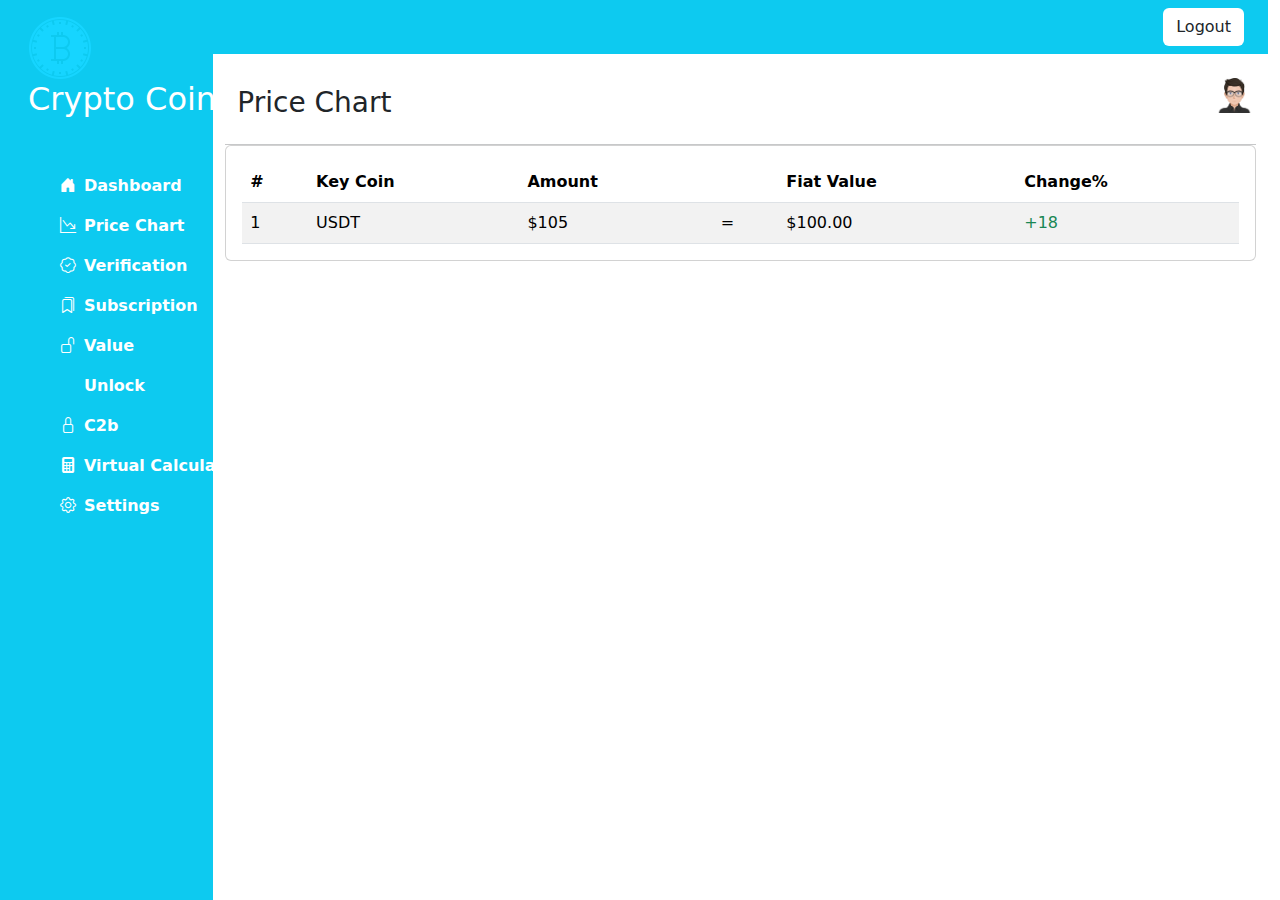
<file: priceChart.html>
<!DOCTYPE html>
<html lang="en">

<head>
    <meta charset="UTF-8">
    <meta name="viewport" content="width=device-width, initial-scale=1.0">
    <!-- Bootstrap Link -->
    <link href="https://cdn.jsdelivr.net/npm/bootstrap@5.3.3/dist/css/bootstrap.min.css" rel="stylesheet"
        integrity="sha384-QWTKZyjpPEjISv5WaRU9OFeRpok6YctnYmDr5pNlyT2bRjXh0JMhjY6hW+ALEwIH" crossorigin="anonymous">
    <!-- Css Link -->
    <link rel="stylesheet" href="assets/css/style.css">
    <!-- Icons Link -->
    <link rel="stylesheet" href="https://cdn.jsdelivr.net/npm/bootstrap-icons@1.11.3/font/bootstrap-icons.min.css">
    <title>priceChart</title>
</head>

<body>
    <div class="row">
        <div class="col-2 bg-info sidebar-height">
            <div class=" m-3">
                <img src="assets/img/icon-2.png" alt="">
                <h2 class="text-white text-nowrap">Crypto Coin</h2>
                <div class="mt-5">
                    <ul>
                        <a href="dashboard.html" class="d-flex">
                            <i class="bi bi-house-door-fill text-white mt-2"></i> <span>
                                <li class="ms-2">Dashboard</li>
                            </span>
                        </a>
                        <a href="priceChart.html" class="d-flex">
                            <i class="bi bi-graph-down-arrow text-white mt-2"></i> <span>
                                <li class="ms-2">Price Chart </li>
                            </span>
                        </a>
                        <a href="verification.html" class="d-flex">
                            <i class="bi bi-patch-check text-white mt-2"></i> <span>
                                <li class="ms-2">Verification </li>
                            </span>
                        </a>
                        <a href="Subscription.html" class="d-flex">
                            <i class="bi bi-bookmarks text-white mt-2"></i> <span>
                                <li class="ms-2">Subscription </li>
                            </span>
                        </a>
                        <a href="valueunlock.html" class="d-flex">
                            <i class="bi bi-unlock text-white mt-2"></i> <span>
                                <li class="ms-2">Value Unlock </li>
                            </span>
                        </a>
                        <a href="#" class="d-flex">
                            <i class="bi bi-lock text-white mt-2"></i> <span>
                                <li class="ms-2">C2b </li>
                            </span>
                        </a>
                        <a href="virtualcalculator.html" class="d-flex text-nowrap">
                            <i class="bi bi-calculator-fill text-white mt-2"></i> <span>
                                <li class="ms-2">Virtual Calculator </li>
                            </span>
                        </a>
                        <a href="setting.html" class="d-flex">
                            <i class="bi bi-gear text-white mt-2"></i> <span>
                                <li class="ms-2">Settings </li>
                            </span>
                        </a>

                    </ul>
                </div>
            </div>
        </div>
        <div class="ps-0 col-10">
            <nav class="navbar bg-info">
                <div class="ms-auto">
                    <button class="btn btn-block me-4" style="background-color: white;" type="button">Logout</button>
                </div>
            </nav>
            <div class="d-flex justify-content-between my-4 mx-3">
                <h3 class="ms-2 mt-2">Price Chart </h3>
                <img width="35 " height="35" src="assets/img/avatar7.png" alt="">
            </div>
            <!-- Table started -->
            <div class="container-fluid">
                <hr>
                <div class="card">
                    <div class="card-body">
                        <div class="overflow-x-auto">
                            <table class="table table-striped table-responsive">
                                <thead>
                                    <tr>
                                        <th>#</th>
                                        <th>Key Coin</th>
                                        <th>Amount</th>
                                        <th></th>
                                        <th>Fiat Value</th>
                                        <th>Change%</th>
    
                                    </tr>
                                </thead>
                                <tbody>
                                    <tr>
                                        <td>1</td>
                                        <td>USDT </td>
                                        <td>$105</td>
                                        <td>=</td>
                                        <td>$100.00</td>
                                        <td class="text-success">+18</td>
                                    </tr>
                                </tbody>
                            </table>
                        </div>
                    </div>
                </div>
            </div>
        </div>

    </div>


    <!-- JavaScript Link -->

    <script src="https://cdn.jsdelivr.net/npm/bootstrap@5.3.3/dist/js/bootstrap.bundle.min.js"
        integrity="sha384-YvpcrYf0tY3lHB60NNkmXc5s9fDVZLESaAA55NDzOxhy9GkcIdslK1eN7N6jIeHz"
        crossorigin="anonymous"></script>
</body>

</html>
</file>
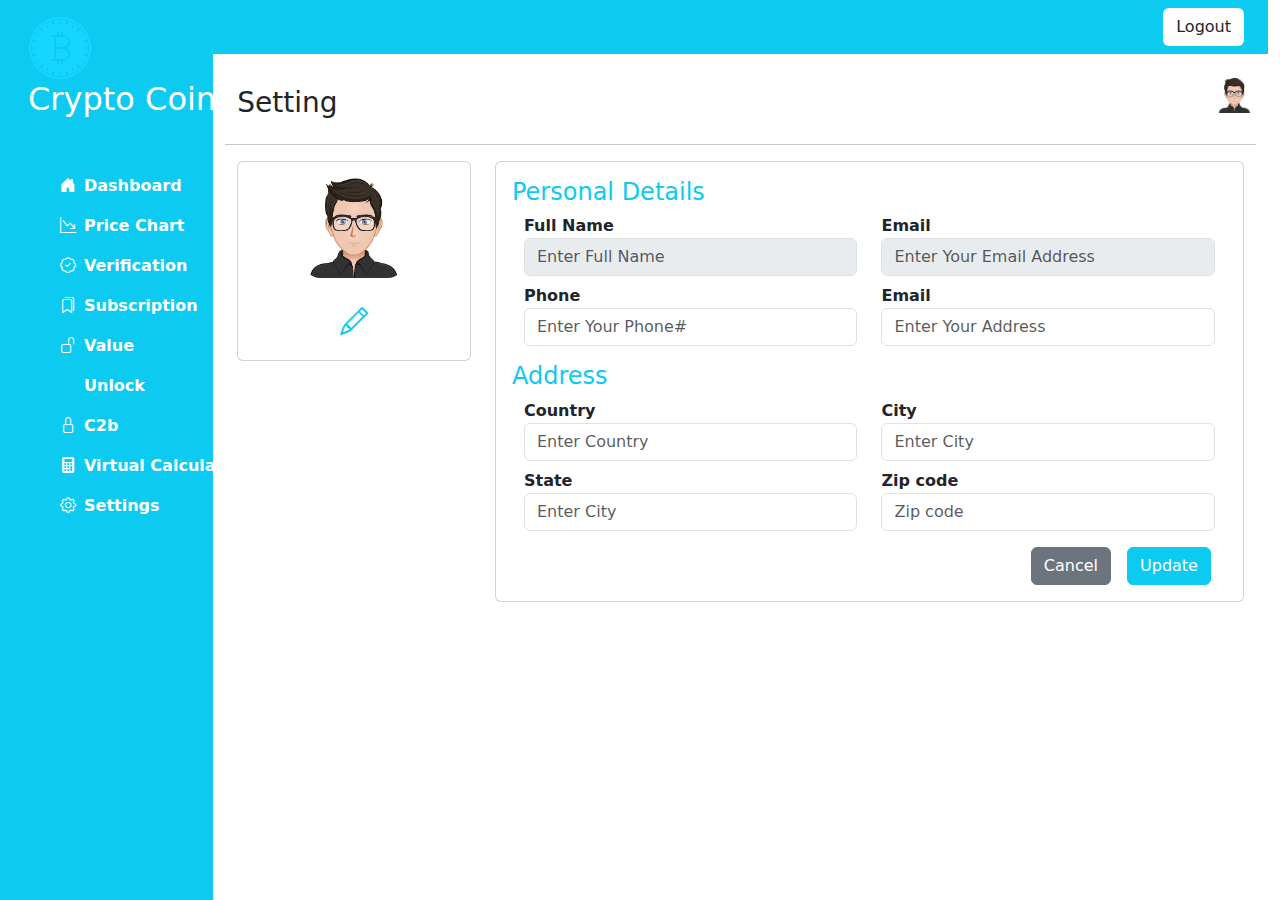
<file: setting.html>
<!DOCTYPE html>
<html lang="en">

<head>
    <meta charset="UTF-8" />
    <meta name="viewport" content="width=device-width, initial-scale=1.0" />
    <!-- Bootstrap Link -->
    <link href="https://cdn.jsdelivr.net/npm/bootstrap@5.3.3/dist/css/bootstrap.min.css" rel="stylesheet"
        integrity="sha384-QWTKZyjpPEjISv5WaRU9OFeRpok6YctnYmDr5pNlyT2bRjXh0JMhjY6hW+ALEwIH" crossorigin="anonymous" />
    <!-- Css Link -->
    <link rel="stylesheet" href="assets/css/style.css" />
    <!-- Icons Link -->
    <link rel="stylesheet" href="https://cdn.jsdelivr.net/npm/bootstrap-icons@1.11.3/font/bootstrap-icons.min.css" />
    <title>setting</title>
</head>

<body>
    <div class="row">
        <div class="col-2 bg-info sidebar-height">
            <div class="m-3">
                <img src="assets/img/icon-2.png" alt="" />
                <h2 class="text-white text-nowrap">Crypto Coin</h2>
                <div class="mt-5">
                    <ul>
                        <a href="dashboard.html" class="d-flex">
                            <i class="bi bi-house-door-fill text-white mt-2"></i>
                            <span>
                                <li class="ms-2">Dashboard</li>
                            </span>
                        </a>
                        <a href="priceChart.html" class="d-flex">
                            <i class="bi bi-graph-down-arrow text-white mt-2"></i>
                            <span>
                                <li class="ms-2">Price Chart</li>
                            </span>
                        </a>
                        <a href="verification.html" class="d-flex">
                            <i class="bi bi-patch-check text-white mt-2"></i>
                            <span>
                                <li class="ms-2">Verification</li>
                            </span>
                        </a>
                        <a href="Subscription.html" class="d-flex">
                            <i class="bi bi-bookmarks text-white mt-2"></i>
                            <span>
                                <li class="ms-2">Subscription</li>
                            </span>
                        </a>
                        <a href="valueunlock.html" class="d-flex">
                            <i class="bi bi-unlock text-white mt-2"></i>
                            <span>
                                <li class="ms-2">Value Unlock</li>
                            </span>
                        </a>
                        <a href="#" class="d-flex">
                            <i class="bi bi-lock text-white mt-2"></i>
                            <span>
                                <li class="ms-2">C2b</li>
                            </span>
                        </a>
                        <a href="#" class="d-flex text-nowrap">
                            <i class="bi bi-calculator-fill text-white mt-2"></i>
                            <span>
                                <li class="ms-2">Virtual Calculator</li>
                            </span>
                        </a>
                        <a href="setting.html" class="d-flex">
                            <i class="bi bi-gear text-white mt-2"></i>
                            <span>
                                <li class="ms-2">Settings</li>
                            </span>
                        </a>
                    </ul>
                </div>
            </div>
        </div>
        <div class="ps-0 col-10">
            <nav class="navbar bg-info">
                <div class="ms-auto">
                    <button class="btn btn-block me-4" style="background-color: white" type="button">
                        Logout
                    </button>
                </div>
            </nav>
            <div class="d-flex justify-content-between my-4 mx-3">
                <h3 class="ms-2 mt-2">Setting</h3>
                <img width="35 " height="35" src="assets/img/avatar7.png" alt="" />
            </div>
            <div class="container-fluid">
                <hr />
                <div class="row mt-3">
                    <div class="col-12 col-md-3">
                        <div class="card">
                            <div class="card-body">
                                <div class="d-flex flex-column align-items-center">
                                    <img width="100" height="100" class="d-flex justify-content-center rounded-4"
                                        src="assets/img/avatar7.png" alt="" />
                                    <i class="bi bi-pencil text-info mt-4 fs-3"></i>
                                </div>
                            </div>
                        </div>
                    </div>
                    <div class="col-12 col-md-9">
                        <div class="card">
                            <div class="card-body">
                                <h4 class="text-info">Personal Details</h4>
                                <div class="row">
                                    <div class="col-12 col-md-6 mt-2">
                                        <label for="" class="fw-bold">Full Name</label>
                                        <input type="text" class="form-control" placeholder="Enter Full Name"
                                            disabled />
                                    </div>
                                    <div class="col-12 col-md-6 mt-2">
                                        <label for="" class="fw-bold">Email</label>
                                        <input type="email" class="form-control" placeholder="Enter Your Email Address"
                                            disabled />
                                    </div>
                                </div>

                                <div class="row">
                                    <div class="col-12 col-md-6 mt-2">
                                        <label for="" class="fw-bold">Phone</label>
                                        <input type="tel" class="form-control" placeholder="Enter Your Phone#" />
                                    </div>
                                    <div class="col-12 col-md-6 mt-2">
                                        <label for="" class="fw-bold">Email</label>
                                        <input type="text" class="form-control" placeholder="Enter Your Address" />
                                    </div>
                                </div>

                                <h4 class="text-info mt-3">Address</h4>
                                <div class="row">
                                    <div class="col-12 col-md-6 mt-2">
                                        <label for="" class="fw-bold">Country</label>
                                        <input type="text" class="form-control" placeholder="Enter Country" />
                                    </div>
                                    <div class="col-12 col-md-6 mt-2">
                                        <label for="" class="fw-bold">City</label>
                                        <input type="text" class="form-control" placeholder="Enter City" />
                                    </div>
                                </div>

                                <div class="row">
                                    <div class="col-12 col-md-6 mt-2">
                                        <label for="" class="fw-bold">State</label>
                                        <input type="text" class="form-control" placeholder="Enter City" />
                                    </div>
                                    <div class="col-12 col-md-6 mt-2">
                                        <label for="" class="fw-bold">Zip code</label>
                                        <input type="text" class="form-control" placeholder="Zip code" />
                                    </div>
                                </div>
                                <div class="d-flex justify-content-end mt-3">
                                <button class="btn btn-secondary me-3" type="button">Cancel</button>
                                <button class="btn btn-info text-white me-3" type="button">Update</button>
                            </div>
                            </div>
                        </div>
                    </div>
                </div>
            </div>
        </div>
    </div>

    <!-- JavaScript Link -->

    <script src="https://cdn.jsdelivr.net/npm/bootstrap@5.3.3/dist/js/bootstrap.bundle.min.js"
        integrity="sha384-YvpcrYf0tY3lHB60NNkmXc5s9fDVZLESaAA55NDzOxhy9GkcIdslK1eN7N6jIeHz"
        crossorigin="anonymous"></script>
</body>

</html>
</file>
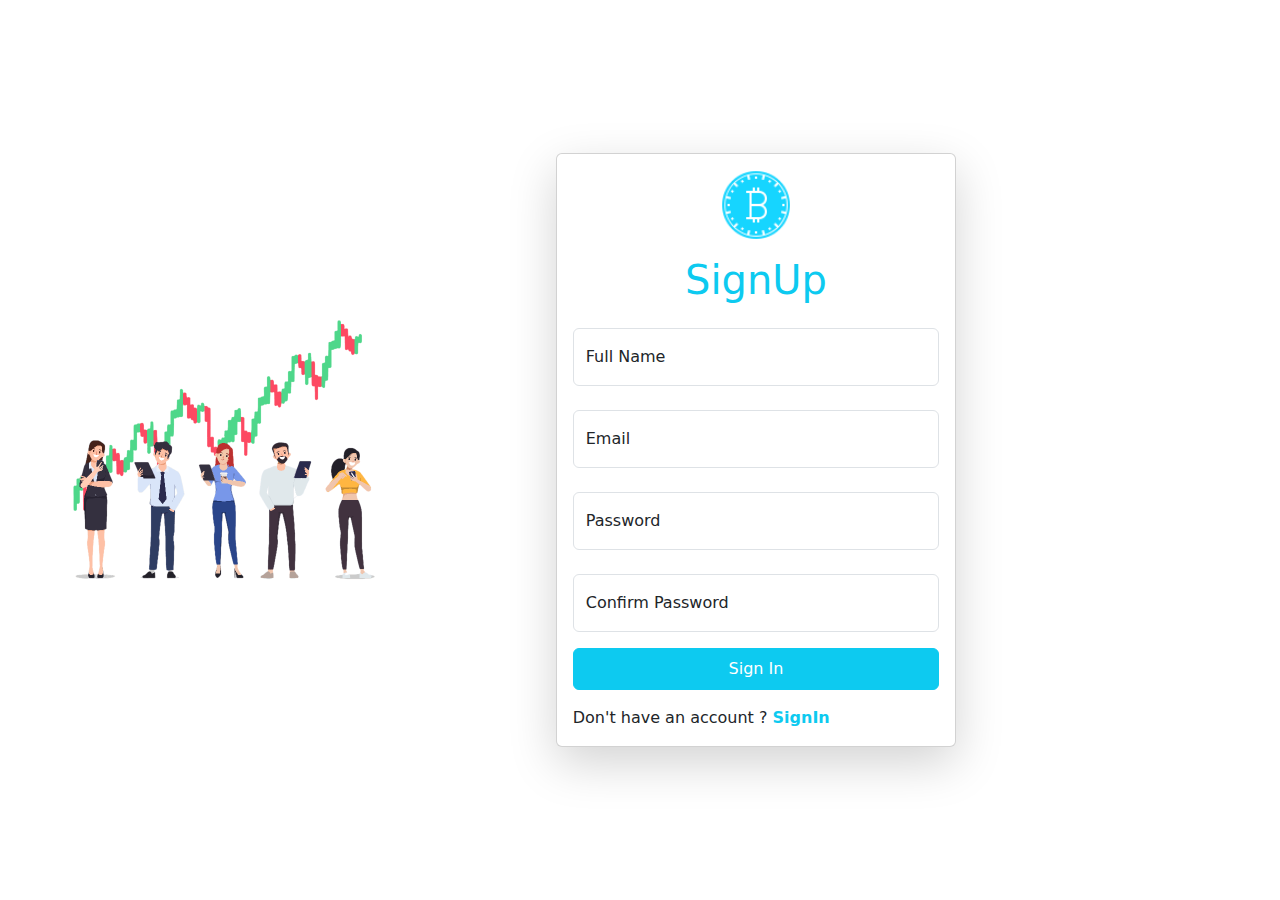
<file: signUp.html>
<!DOCTYPE html>
<html lang="en">

<head>
    <meta charset="UTF-8">
    <meta name="viewport" content="width=device-width, initial-scale=1.0">
    <!-- Bootstrap Link -->
    <link href="https://cdn.jsdelivr.net/npm/bootstrap@5.3.3/dist/css/bootstrap.min.css" rel="stylesheet"
        integrity="sha384-QWTKZyjpPEjISv5WaRU9OFeRpok6YctnYmDr5pNlyT2bRjXh0JMhjY6hW+ALEwIH" crossorigin="anonymous">
    <!-- Css Link -->
    <link rel="stylesheet" href="assets/css/style.css">
    <!-- Icons Link -->
    <link rel="stylesheet" href="https://cdn.jsdelivr.net/npm/bootstrap-icons@1.11.3/font/bootstrap-icons.min.css">
    <title>signupp page</title>
</head>

<body>
    <div class="container">
        <div class="row align-items-center vh-100">

            <div class="offset-md-1 col-md-5 d-none d-md-block">
                <img width="400" src="assets/img/signupp.png" alt="image">
            </div>
            <div class="col-md-6 col-12 d-flex justify-content-center ">
                <div class="card w-75  px-3 shadow-lg">
                    <div class="text-center">
                        <img width="70" class="mt-3" src="assets/img/icon-1.png" alt="">
                        <h1 class="text-info text-center my-3">SignUp</h1>
                        <div class="form-floating mt-4 w-100">
                            <input type="text" class="form-control" id="form-floating" placeholder="Full Name" required>
                            <label for="form-floating">Full Name</label>
                        </div>
                        <div class="form-floating mt-4 w-100">
                            <input type="email" class="form-control" id="form-floating" placeholder="Email" required>
                            <label for="form-floating">Email</label>
                        </div>
                        <div class="form-floating mt-4 w-100 ">
                            <input type="password" class="form-control" id="form-floating" placeholder="password"
                                required>
                            <label for="form-floating">Password</label>
                        </div>
                        <div class="form-floating mt-4 w-100 ">
                            <input type="password" class="form-control" id="form-floating" placeholder="Confirm Password"
                                required>
                            <label for="form-floating">Confirm Password</label>
                        </div>
                        <button class="btn btn-info text-white mt-3 py-2 w-100" type="submit">Sign In</button>
                    </div>
                    <p class="mb-3 mt-3">Don't have an account ? <a class="decoration text-info fw-bold" href="login.html">SignIn</a></p>
                </div>
            </div>
        </div>
    </div>

    <!-- JavaScript Link -->
    <script src="https://cdn.jsdelivr.net/npm/bootstrap@5.3.3/dist/js/bootstrap.bundle.min.js"
        integrity="sha384-YvpcrYf0tY3lHB60NNkmXc5s9fDVZLESaAA55NDzOxhy9GkcIdslK1eN7N6jIeHz"
        crossorigin="anonymous"></script>
</body>

</html>
</file>
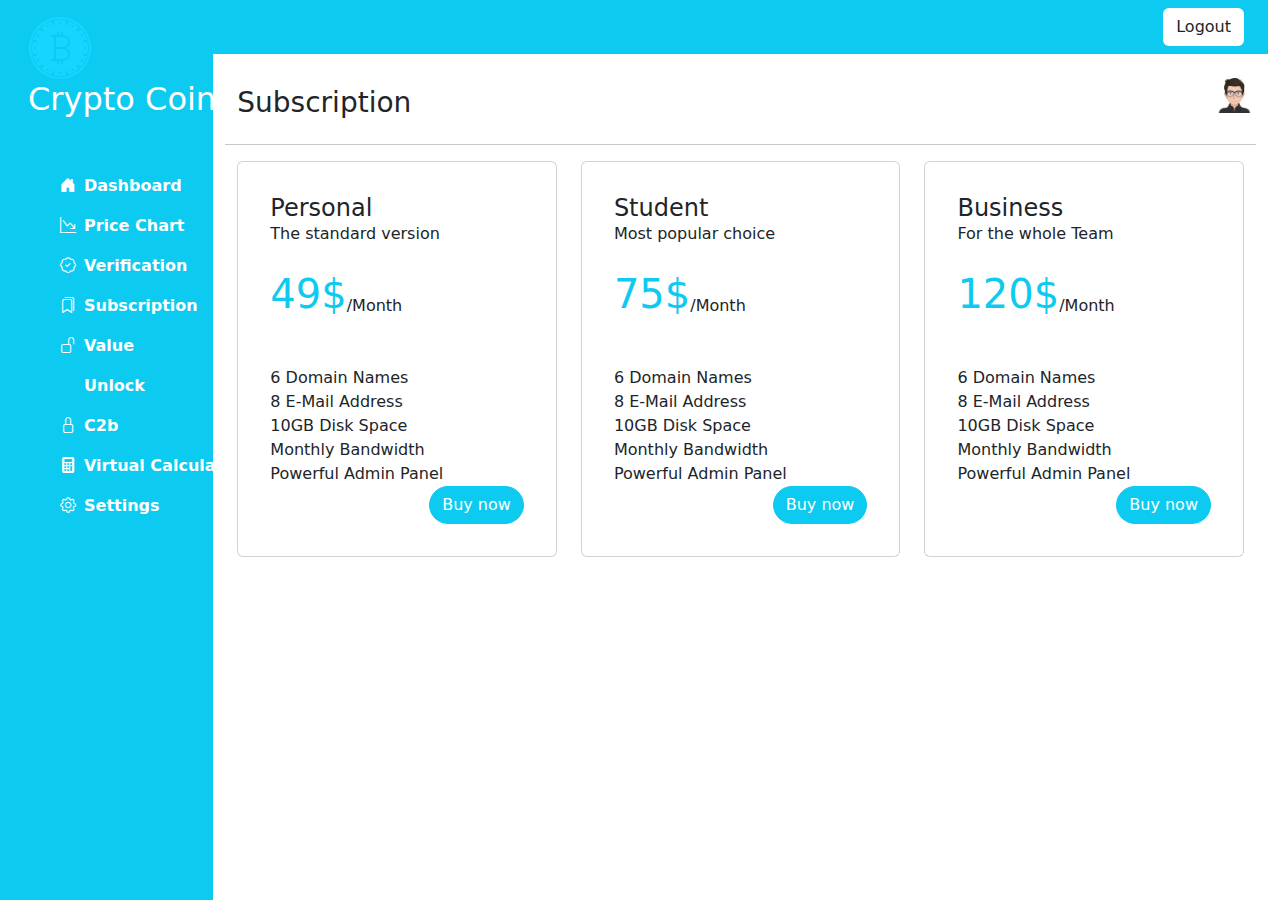
<file: Subscription.html>
<!DOCTYPE html>
<html lang="en">
  <head>
    <meta charset="UTF-8" />
    <meta name="viewport" content="width=device-width, initial-scale=1.0" />
    <!-- Bootstrap Link -->
    <link
      href="https://cdn.jsdelivr.net/npm/bootstrap@5.3.3/dist/css/bootstrap.min.css"
      rel="stylesheet"
      integrity="sha384-QWTKZyjpPEjISv5WaRU9OFeRpok6YctnYmDr5pNlyT2bRjXh0JMhjY6hW+ALEwIH"
      crossorigin="anonymous"
    />
    <!-- Css Link -->
    <link rel="stylesheet" href="assets/css/style.css" />
    <!-- Icons Link -->
    <link
      rel="stylesheet"
      href="https://cdn.jsdelivr.net/npm/bootstrap-icons@1.11.3/font/bootstrap-icons.min.css"
    />
    <title>Subscription</title>
  </head>

  <body>
    <div class="row">
      <div class="col-2 bg-info sidebar-height">
        <div class="m-3">
          <img src="assets/img/icon-2.png" alt="" />
          <h2 class="text-white text-nowrap">Crypto Coin</h2>
          <div class="mt-5">
            <ul>
              <a href="dashboard.html" class="d-flex">
                <i class="bi bi-house-door-fill text-white mt-2"></i>
                <span>
                  <li class="ms-2">Dashboard</li>
                </span>
              </a>
              <a href="priceChart.html" class="d-flex">
                <i class="bi bi-graph-down-arrow text-white mt-2"></i>
                <span>
                  <li class="ms-2">Price Chart</li>
                </span>
              </a>
              <a href="verification.html" class="d-flex">
                <i class="bi bi-patch-check text-white mt-2"></i>
                <span>
                  <li class="ms-2">Verification</li>
                </span>
              </a>
              <a href="Subscription.html" class="d-flex">
                <i class="bi bi-bookmarks text-white mt-2"></i>
                <span>
                  <li class="ms-2">Subscription</li>
                </span>
              </a>
              <a href="valueunlock.html" class="d-flex">
                <i class="bi bi-unlock text-white mt-2"></i>
                <span>
                  <li class="ms-2">Value Unlock</li>
                </span>
              </a>
              <a href="#" class="d-flex">
                <i class="bi bi-lock text-white mt-2"></i>
                <span>
                  <li class="ms-2">C2b</li>
                </span>
              </a>
              <a href="virtualcalculator.html" class="d-flex text-nowrap">
                <i class="bi bi-calculator-fill text-white mt-2"></i>
                <span>
                  <li class="ms-2">Virtual Calculator</li>
                </span>
              </a>
              <a href="setting.html" class="d-flex">
                <i class="bi bi-gear text-white mt-2"></i>
                <span>
                  <li class="ms-2">Settings</li>
                </span>
              </a>
            </ul>
          </div>
        </div>
      </div>
      <div class="ps-0 col-10">
        <nav class="navbar bg-info">
          <div class="ms-auto">
            <button
              class="btn btn-block me-4"
              style="background-color: white"
              type="button"
            >
              Logout
            </button>
          </div>
        </nav>
        <div class="d-flex justify-content-between my-4 mx-3">
            <h3 class="ms-2 mt-2">Subscription </h3>
            <img width="35 " height="35" src="assets/img/avatar7.png" alt="">
        </div>
        <div class="container-fluid">
          <hr />

          <div class="row">
            <div class="col-12 col-md-4">
              <div
                class="card p-3 d-flex justify-content-center align-self-center mt-3"
              >
                <div class="card-body">
                  <h4>Personal</h4>
                  <p>The standard version</p>
                  <div class="d-flex">
                    <h1 class="text-info mt-4">49$</h1>
                    <p class="mt-5">/Month</p>
                  </div>
                  <p class="mt-5">6 Domain Names</p>
                  <p>8 E-Mail Address</p>
                  <p>10GB Disk Space</p>
                  <p>Monthly Bandwidth</p>
                  <p>Powerful Admin Panel</p>
                  <div class="d-flex justify-content-end">
                    <button class="btn btn-info text-white rounded-5 fw-light " type="button">Buy now</button>
                  </div>
                </div>
              </div>
            </div>
            <div class="col-12 col-md-4">
              <div
                class="card p-3 d-flex justify-content-center align-self-center mt-3"
              >
                <div class="card-body">
                  <h4>Student</h4>
                  <p>Most popular choice</p>
                  <div class="d-flex">
                    <h1 class="text-info mt-4">75$</h1>
                    <p class="mt-5">/Month</p>
                  </div>
                  <p class="mt-5">6 Domain Names</p>
                  <p>8 E-Mail Address</p>
                  <p>10GB Disk Space</p>
                  <p>Monthly Bandwidth</p>
                  <p>Powerful Admin Panel</p>
                  <div class="d-flex justify-content-end">
                    <button class="btn btn-info text-white rounded-5 fw-light " type="button">Buy now</button>
                  </div>
                </div>
              </div>
            </div>
            <div class="col-12 col-md-4">
              <div
                class="card p-3 d-flex justify-content-center align-self-center mt-3"
              >
                <div class="card-body">
                    <h4>Business</h4>
                    <p>For the whole Team</p>
                    <div class="d-flex">
                      <h1 class="text-info mt-4">120$</h1>
                      <p class="mt-5">/Month</p>
                    </div>
                    <p class="mt-5">6 Domain Names</p>
                    <p>8 E-Mail Address</p>
                    <p>10GB Disk Space</p>
                    <p>Monthly Bandwidth</p>
                    <p>Powerful Admin Panel</p>
                    <div class="d-flex justify-content-end">
                        <button class="btn btn-info text-white rounded-5 fw-light " type="button">Buy now</button>
                      </div>
                </div>
              </div>
            </div>
          </div>
        </div>
      </div>
    </div>

    <!-- JavaScript Link -->

    <script
      src="https://cdn.jsdelivr.net/npm/bootstrap@5.3.3/dist/js/bootstrap.bundle.min.js"
      integrity="sha384-YvpcrYf0tY3lHB60NNkmXc5s9fDVZLESaAA55NDzOxhy9GkcIdslK1eN7N6jIeHz"
      crossorigin="anonymous"
    ></script>
  </body>
</html>
</file>
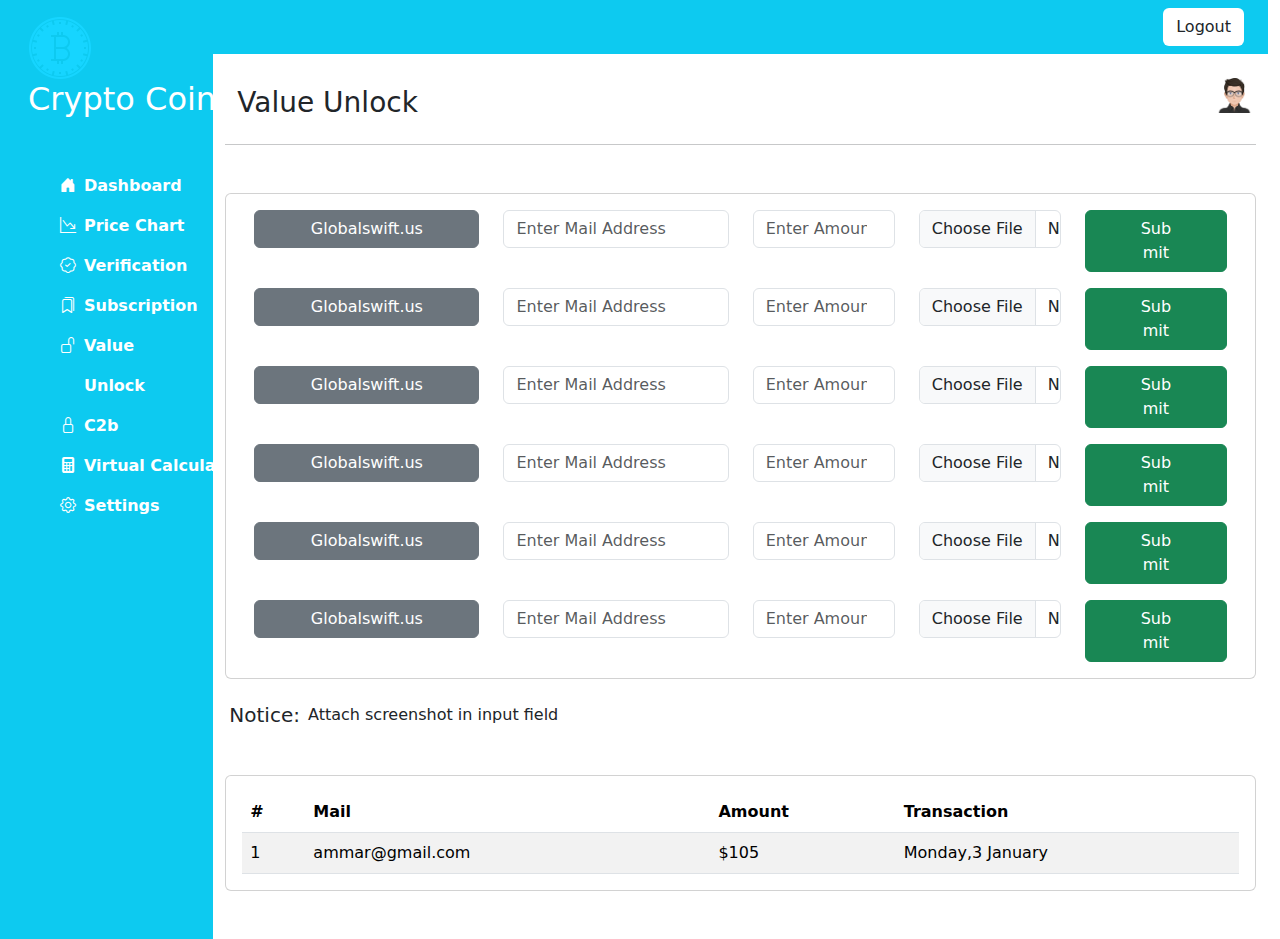
<file: valueunlock.html>
<!DOCTYPE html>
<html lang="en">

<head>
    <meta charset="UTF-8" />
    <meta name="viewport" content="width=device-width, initial-scale=1.0" />
    <!-- Bootstrap Link -->
    <link href="https://cdn.jsdelivr.net/npm/bootstrap@5.3.3/dist/css/bootstrap.min.css" rel="stylesheet"
        integrity="sha384-QWTKZyjpPEjISv5WaRU9OFeRpok6YctnYmDr5pNlyT2bRjXh0JMhjY6hW+ALEwIH" crossorigin="anonymous" />
    <!-- Css Link -->
    <link rel="stylesheet" href="assets/css/style.css" />
    <!-- Icons Link -->
    <link rel="stylesheet" href="https://cdn.jsdelivr.net/npm/bootstrap-icons@1.11.3/font/bootstrap-icons.min.css" />
    <title>value unlock</title>
</head>

<body>
    <div class="row">
        <div class="col-2 bg-info sidebar-height">
            <div class="m-3">
                <img src="assets/img/icon-2.png" alt="" />
                <h2 class="text-white text-nowrap">Crypto Coin</h2>
                <div class="mt-5">
                    <ul>
                        <a href="dashboard.html" class="d-flex">
                            <i class="bi bi-house-door-fill text-white mt-2"></i>
                            <span>
                                <li class="ms-2">Dashboard</li>
                            </span>
                        </a>
                        <a href="priceChart.html" class="d-flex">
                            <i class="bi bi-graph-down-arrow text-white mt-2"></i>
                            <span>
                                <li class="ms-2">Price Chart</li>
                            </span>
                        </a>
                        <a href="verification.html" class="d-flex">
                            <i class="bi bi-patch-check text-white mt-2"></i>
                            <span>
                                <li class="ms-2">Verification</li>
                            </span>
                        </a>
                        <a href="Subscription.html" class="d-flex">
                            <i class="bi bi-bookmarks text-white mt-2"></i>
                            <span>
                                <li class="ms-2">Subscription</li>
                            </span>
                        </a>
                        <a href="valueunlock.html" class="d-flex">
                            <i class="bi bi-unlock text-white mt-2"></i>
                            <span>
                                <li class="ms-2">Value Unlock</li>
                            </span>
                        </a>
                        <a href="#" class="d-flex">
                            <i class="bi bi-lock text-white mt-2"></i>
                            <span>
                                <li class="ms-2">C2b</li>
                            </span>
                        </a>
                        <a href="virtualcalculator.html" class="d-flex text-nowrap">
                            <i class="bi bi-calculator-fill text-white mt-2"></i>
                            <span>
                                <li class="ms-2">Virtual Calculator</li>
                            </span>
                        </a>
                        <a href="setting.html" class="d-flex">
                            <i class="bi bi-gear text-white mt-2"></i>
                            <span>
                                <li class="ms-2">Settings</li>
                            </span>
                        </a>
                    </ul>
                </div>
            </div>
        </div>
        <div class="ps-0 col-10">
            <nav class="navbar bg-info">
                <div class="ms-auto">
                    <button class="btn btn-block me-4" style="background-color: white" type="button">
                        Logout
                    </button>
                </div>
            </nav>
            <div class="d-flex justify-content-between my-4 mx-3">
                <h3 class="ms-2 mt-2">Value Unlock</h3>
                <img width="35 " height="35" src="assets/img/avatar7.png" alt="" />
            </div>
            <div class="container-fluid">
                <hr />
                <div class="card mt-5">
                    <div class="card-body">
                        <div class="row text-center">
                            <div class="col-12 col-md-3 mt-3 mt-md-0">
                                <button class="btn btn-secondary text-white px-5 w-100" type="button">Globalswift.us</button>
                            </div>
                            <div class="col-12 col-md-3 mt-3 mt-md-0">
                                <input type="email" class="form-control" placeholder="Enter Mail Address" required>
                            </div>
                            <div class="col-12 col-md-2 mt-3 mt-md-0">
                                <input type="number" class="form-control" placeholder="Enter Amount">
                            </div>
                            <div class="col-12 col-md-2 mt-3 mt-md-0">
                                <input type="file" class="form-control" name="" id="">
                            </div>
                            <div class="col-12 col-md-2 mt-3 mt-md-0">
                                <button class="btn btn-success text-white px-5 w-100" type="button">Submit</button>
                            </div>
                        </div>

                         <div class="row text-center mt-3">
                            <div class="col-12 col-md-3 mt-3 mt-md-0">
                                <button class="btn btn-secondary text-white px-5 w-100" type="button">Globalswift.us</button>
                            </div>
                            <div class="col-12 col-md-3 mt-3 mt-md-0">
                                <input type="email" class="form-control" placeholder="Enter Mail Address" required>
                            </div>
                            <div class="col-12 col-md-2 mt-3 mt-md-0">
                                <input type="number" class="form-control" placeholder="Enter Amount">
                            </div>
                            <div class="col-12 col-md-2 mt-3 mt-md-0">
                                <input type="file" class="form-control" name="" id="">
                            </div>
                            <div class="col-12 col-md-2 mt-3 mt-md-0">
                                <button class="btn btn-success text-white px-5 w-100" type="button">Submit</button>
                            </div>
                        </div>

                        <div class="row text-center mt-3">
                            <div class="col-12 col-md-3 mt-3 mt-md-0">
                                <button class="btn btn-secondary text-white px-5 w-100" type="button">Globalswift.us</button>
                            </div>
                            <div class="col-12 col-md-3 mt-3 mt-md-0">
                                <input type="email" class="form-control" placeholder="Enter Mail Address" required>
                            </div>
                            <div class="col-12 col-md-2 mt-3 mt-md-0">
                                <input type="number" class="form-control" placeholder="Enter Amount">
                            </div>
                            <div class="col-12 col-md-2 mt-3 mt-md-0">
                                <input type="file" class="form-control" name="" id="">
                            </div>
                            <div class="col-12 col-md-2 mt-3 mt-md-0">
                                <button class="btn btn-success text-white px-5 w-100" type="button">Submit</button>
                            </div>
                        </div>

                        <div class="row text-center mt-3">
                            <div class="col-12 col-md-3 mt-3 mt-md-0">
                                <button class="btn btn-secondary text-white px-5 w-100" type="button">Globalswift.us</button>
                            </div>
                            <div class="col-12 col-md-3 mt-3 mt-md-0">
                                <input type="email" class="form-control" placeholder="Enter Mail Address" required>
                            </div>
                            <div class="col-12 col-md-2 mt-3 mt-md-0">
                                <input type="number" class="form-control" placeholder="Enter Amount">
                            </div>
                            <div class="col-12 col-md-2 mt-3 mt-md-0">
                                <input type="file" class="form-control" name="" id="">
                            </div>
                            <div class="col-12 col-md-2 mt-3 mt-md-0">
                                <button class="btn btn-success text-white px-5 w-100" type="button">Submit</button>
                            </div>
                        </div>

                        <div class="row text-center mt-3">
                            <div class="col-12 col-md-3 mt-3 mt-md-0">
                                <button class="btn btn-secondary text-white px-5 w-100" type="button">Globalswift.us</button>
                            </div>
                            <div class="col-12 col-md-3 mt-3 mt-md-0">
                                <input type="email" class="form-control" placeholder="Enter Mail Address" required>
                            </div>
                            <div class="col-12 col-md-2 mt-3 mt-md-0">
                                <input type="number" class="form-control" placeholder="Enter Amount">
                            </div>
                            <div class="col-12 col-md-2 mt-3 mt-md-0">
                                <input type="file" class="form-control" name="" id="">
                            </div>
                            <div class="col-12 col-md-2 mt-3 mt-md-0">
                                <button class="btn btn-success text-white px-5 w-100" type="button">Submit</button>
                            </div>
                        </div>

                        <div class="row text-center mt-3">
                            <div class="col-12 col-md-3 mt-3 mt-md-0">
                                <button class="btn btn-secondary text-white px-5 w-100" type="button">Globalswift.us</button>
                            </div>
                            <div class="col-12 col-md-3 mt-3 mt-md-0">
                                <input type="email" class="form-control" placeholder="Enter Mail Address" required>
                            </div>
                            <div class="col-12 col-md-2 mt-3 mt-md-0">
                                <input type="number" class="form-control" placeholder="Enter Amount">
                            </div>
                            <div class="col-12 col-md-2 mt-3 mt-md-0">
                                <input type="file" class="form-control" name="" id="">
                            </div>
                            <div class="col-12 col-md-2 mt-3 mt-md-0">
                                <button class="btn btn-success text-white px-5 w-100" type="button">Submit</button>
                            </div>
                        </div>
                    </div>
                </div>
            </div>
            <div class="d-flex">
                <h5 class="mt-4 ms-3">Notice:</h5>
                <p class="mt-4 ms-2">Attach screenshot in input field</p>
            </div>
            <!-- Table started -->
            <div class="container-fluid">
                <div class="card mt-5 mb-5">
                    <div class="card-body">
                        <div class="overflow-x-auto">
                            <table class="table table-striped table-responsive">
                                <thead>
                                    <tr>
                                        <th>#</th>
                                        <th>Mail <Address></Address></th>
                                        <th></th>
                                        <th>Amount</th>
                                        <th>Transaction</th>
                                        
                                    </tr>
                                </thead>
                                <tbody>
                                    <tr>
                                        <td>1</td>
                                        <td>ammar@gmail.com</td>
                                        <td></td>
                                        <td>$105</td>
                                        <td>Monday,3 January</td>
                                        
                                    </tr>
                                </tbody>
                            </table>
                        </div>  
                    </div>
                </div>
            </div>
        </div>
    </div>

    <!-- JavaScript Link -->

    <script src="https://cdn.jsdelivr.net/npm/bootstrap@5.3.3/dist/js/bootstrap.bundle.min.js"
        integrity="sha384-YvpcrYf0tY3lHB60NNkmXc5s9fDVZLESaAA55NDzOxhy9GkcIdslK1eN7N6jIeHz"
        crossorigin="anonymous"></script>
</body>

</html>
</file>
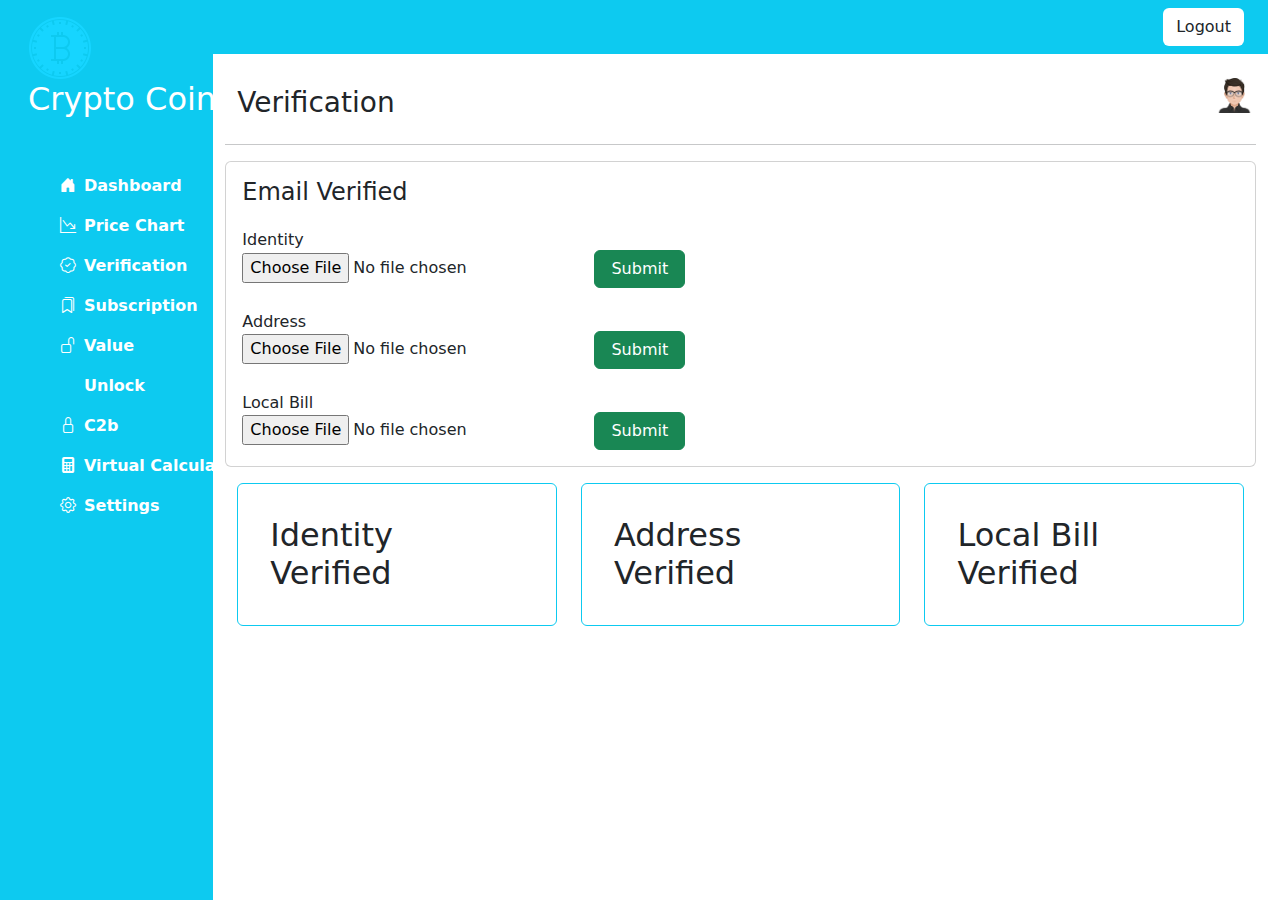
<file: verification.html>
<!DOCTYPE html>
<html lang="en">

<head>
    <meta charset="UTF-8">
    <meta name="viewport" content="width=device-width, initial-scale=1.0">
    <!-- Bootstrap Link -->
    <link href="https://cdn.jsdelivr.net/npm/bootstrap@5.3.3/dist/css/bootstrap.min.css" rel="stylesheet"
        integrity="sha384-QWTKZyjpPEjISv5WaRU9OFeRpok6YctnYmDr5pNlyT2bRjXh0JMhjY6hW+ALEwIH" crossorigin="anonymous">
    <!-- Css Link -->
    <link rel="stylesheet" href="assets/css/style.css">
    <!-- Icons Link -->
    <link rel="stylesheet" href="https://cdn.jsdelivr.net/npm/bootstrap-icons@1.11.3/font/bootstrap-icons.min.css">
    <title>verification</title>
</head>

<body>
    <div class="row">
        <div class="col-2 bg-info sidebar-height">
            <div class=" m-3">
                <img src="assets/img/icon-2.png" alt="">
                <h2 class="text-white text-nowrap">Crypto Coin</h2>
                <div class="mt-5">
                    <ul>
                        <a href="dashboard.html" class="d-flex">
                            <i class="bi bi-house-door-fill text-white mt-2"></i> <span>
                                <li class="ms-2">Dashboard</li>
                            </span>
                        </a>
                        <a href="priceChart.html" class="d-flex">
                            <i class="bi bi-graph-down-arrow text-white mt-2"></i> <span>
                                <li class="ms-2">Price Chart </li>
                            </span>
                        </a>
                        <a href="verification.html" class="d-flex">
                            <i class="bi bi-patch-check text-white mt-2"></i> <span>
                                <li class="ms-2">Verification </li>
                            </span>
                        </a>
                        <a href="Subscription.html" class="d-flex">
                            <i class="bi bi-bookmarks text-white mt-2"></i> <span>
                                <li class="ms-2">Subscription </li>
                            </span>
                        </a>
                        <a href="valueunlock.html" class="d-flex">
                            <i class="bi bi-unlock text-white mt-2"></i> <span>
                                <li class="ms-2">Value Unlock </li>
                            </span>
                        </a>
                        <a href="#" class="d-flex">
                            <i class="bi bi-lock text-white mt-2"></i> <span>
                                <li class="ms-2">C2b </li>
                            </span>
                        </a>
                        <a href="virtualcalculator.html" class="d-flex text-nowrap">
                            <i class="bi bi-calculator-fill text-white mt-2"></i> <span>
                                <li class="ms-2">Virtual Calculator </li>
                            </span>
                        </a>
                        <a href="setting.html" class="d-flex">
                            <i class="bi bi-gear text-white mt-2"></i> <span>
                                <li class="ms-2">Settings </li>
                            </span>
                        </a>

                    </ul>
                </div>
            </div>
        </div>
        <div class="ps-0 col-10">
            <nav class="navbar bg-info">
                <div class="ms-auto">
                    <button class="btn btn-block me-4" style="background-color: white;" type="button">Logout</button>
                </div>
            </nav>
            <div class="d-flex justify-content-between my-4 mx-3">
                <h3 class="ms-2 mt-2">Verification</h3>
                <img width="35 " height="35" src="assets/img/avatar7.png" alt="">
            </div>
            <div class="container-fluid">
                <hr>
                <div class="card mt-3">
                    <div class="card-body">
                    <h4>Email Verified</h4>
                    <h6 class="mt-4">Identity</h6>
                    <input class="mt-2 mt-md-0" type="file" name="" id="">
                    <button class="btn btn-success mt-2 mt-md-0 px-5 px-md-3" type="submit">Submit</button>

                    <h6 class="mt-4">Address</h6>
                    <input class="mt-2 mt-md-0" type="file" name="" id="">
                    <button class="btn btn-success mt-2 mt-md-0 px-5 px-md-3" type="submit">Submit</button>

                    <h6 class="mt-4">Local Bill</h6>
                    <input class="mt-2 mt-md-0" type="file" name="" id="">
                    <button class="btn btn-success mt-2 mt-md-0 px-5 px-md-3" type="submit">Submit</button>
                
                    </div>
                </div>

                <div class="row">
                    <div class="col-12 col-md-4">
                        <div class="card border-info p-3  d-flex justify-content-center align-items-center mt-3">
                            <div class="card-body">
                                <h2>Identity Verified</h2>
                            </div>
                        </div>
                    </div>
                    <div class="col-12 col-md-4">
                        <div class="card border-info p-3 d-flex justify-content-center align-items-center mt-3">
                            <div class="card-body">
                                <h2>Address Verified</h2>
                            </div>
                        </div>
                    </div>
                    <div class="col-12 col-md-4">
                        <div class="card border-info p-3 d-flex justify-content-center align-items-center mt-3">
                            <div class="card-body">
                                <h2>Local Bill Verified</h2>
                            </div>
                        </div>
                    </div>
                </div>
            </div>
        </div>

    </div>


    <!-- JavaScript Link -->

    <script src="https://cdn.jsdelivr.net/npm/bootstrap@5.3.3/dist/js/bootstrap.bundle.min.js"
        integrity="sha384-YvpcrYf0tY3lHB60NNkmXc5s9fDVZLESaAA55NDzOxhy9GkcIdslK1eN7N6jIeHz"
        crossorigin="anonymous"></script>
</body>

</html>
</file>
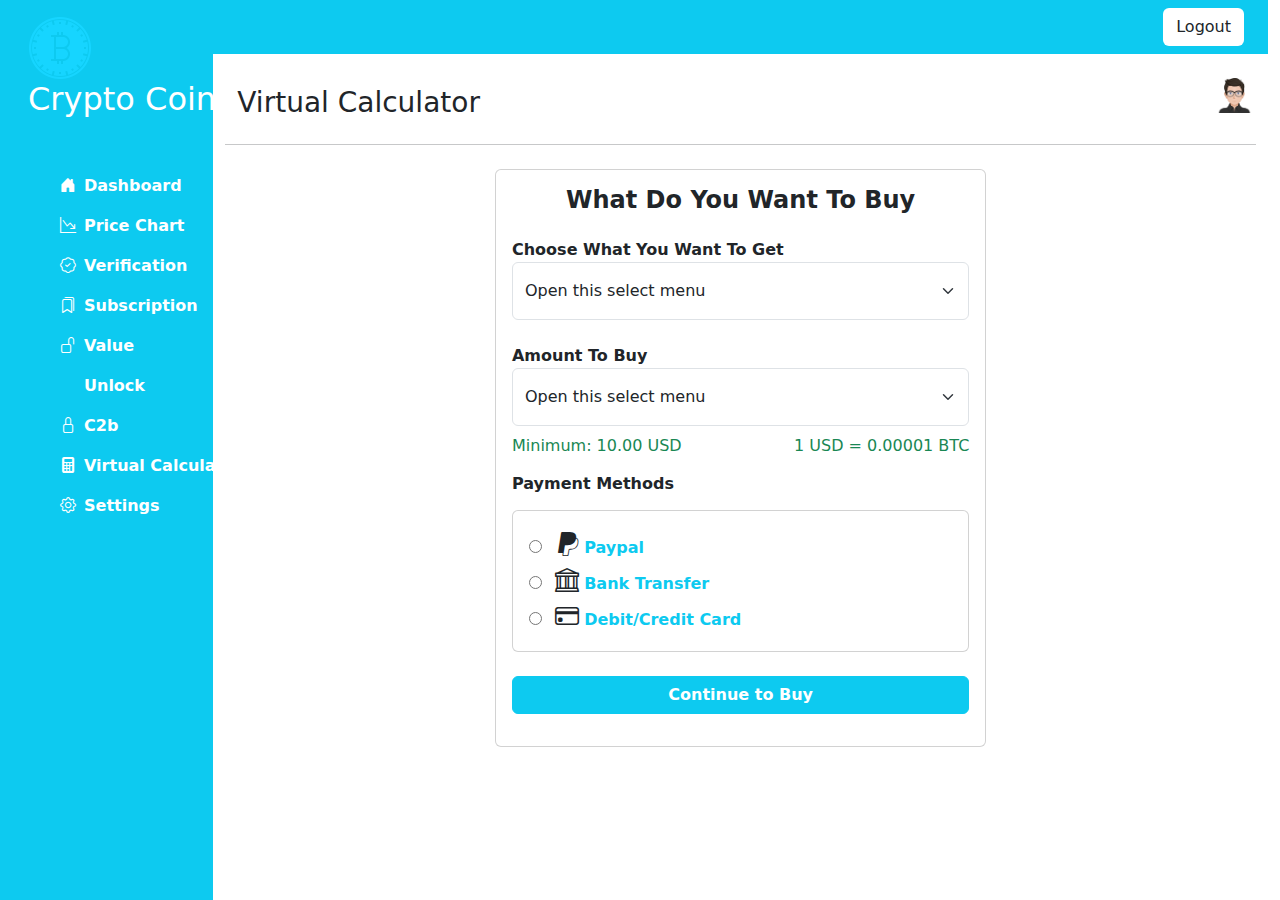
<file: virtualcalculator.html>
<!DOCTYPE html>
<html lang="en">

<head>
    <meta charset="UTF-8" />
    <meta name="viewport" content="width=device-width, initial-scale=1.0" />
    <!-- Bootstrap Link -->
    <link href="https://cdn.jsdelivr.net/npm/bootstrap@5.3.3/dist/css/bootstrap.min.css" rel="stylesheet"
        integrity="sha384-QWTKZyjpPEjISv5WaRU9OFeRpok6YctnYmDr5pNlyT2bRjXh0JMhjY6hW+ALEwIH" crossorigin="anonymous" />
    <!-- Css Link -->
    <link rel="stylesheet" href="assets/css/style.css" />
    <!-- Icons Link -->
    <link rel="stylesheet" href="https://cdn.jsdelivr.net/npm/bootstrap-icons@1.11.3/font/bootstrap-icons.min.css" />
    <title>virtual calculator</title>
</head>

<body>
    <div class="row">
        <div class="col-2 bg-info sidebar-height">
            <div class="m-3">
                <img src="assets/img/icon-2.png" alt="" />
                <h2 class="text-white text-nowrap">Crypto Coin</h2>
                <div class="mt-5">
                    <ul>
                        <a href="dashboard.html" class="d-flex">
                            <i class="bi bi-house-door-fill text-white mt-2"></i>
                            <span>
                                <li class="ms-2">Dashboard</li>
                            </span>
                        </a>
                        <a href="priceChart.html" class="d-flex">
                            <i class="bi bi-graph-down-arrow text-white mt-2"></i>
                            <span>
                                <li class="ms-2">Price Chart</li>
                            </span>
                        </a>
                        <a href="verification.html" class="d-flex">
                            <i class="bi bi-patch-check text-white mt-2"></i>
                            <span>
                                <li class="ms-2">Verification</li>
                            </span>
                        </a>
                        <a href="Subscription.html" class="d-flex">
                            <i class="bi bi-bookmarks text-white mt-2"></i>
                            <span>
                                <li class="ms-2">Subscription</li>
                            </span>
                        </a>
                        <a href="valueunlock.html" class="d-flex">
                            <i class="bi bi-unlock text-white mt-2"></i>
                            <span>
                                <li class="ms-2">Value Unlock</li>
                            </span>
                        </a>
                        <a href="#" class="d-flex">
                            <i class="bi bi-lock text-white mt-2"></i>
                            <span>
                                <li class="ms-2">C2b</li>
                            </span>
                        </a>
                        <a href="virtualcalculator.html" class="d-flex text-nowrap">
                            <i class="bi bi-calculator-fill text-white mt-2"></i>
                            <span>
                                <li class="ms-2">Virtual Calculator</li>
                            </span>
                        </a>
                        <a href="setting.html" class="d-flex">
                            <i class="bi bi-gear text-white mt-2"></i>
                            <span>
                                <li class="ms-2">Settings</li>
                            </span>
                        </a>
                    </ul>
                </div>
            </div>
        </div>
        <div class="ps-0 col-10">
            <nav class="navbar bg-info">
                <div class="ms-auto">
                    <button class="btn btn-block me-4" style="background-color: white" type="button">
                        Logout
                    </button>
                </div>
            </nav>
            <div class="d-flex justify-content-between my-4 mx-3">
                <h3 class="ms-2 mt-2">Virtual Calculator</h3>
                <img width="35 " height="35" src="assets/img/avatar7.png" alt="" />
            </div>
            <div class="container-fluid">
                <hr />
                <div class="row">
                    <div class="col-12 col-md-3"></div>
                    <div class="col-12 col-md-6">
                        <div class="card mt-4 mb-5">
                            <div class="card-body">
                                <h4 class="fw-bold text-center">What Do You Want To Buy</h4>
                                <label for="" class="fw-semibold mt-4">Choose What You Want To Get</label>
                                <select class="form-select py-3" id="floatingSelect"
                                    aria-label="Floating label select example">
                                    <option selected>Open this select menu</option>
                                    <option value="1">One</option>
                                    <option value="2">Two</option>
                                    <option value="3">Three</option>
                                </select>

                                <label for="" class="fw-semibold mt-4">Amount To Buy</label>
                                <select class="form-select py-3" id="floatingSelect"
                                    aria-label="Floating label select example">
                                    <option selected>Open this select menu</option>
                                    <option value="1">One</option>
                                    <option value="2">Two</option>
                                    <option value="3">Three</option>
                                </select>
                                <div class="d-flex justify-content-between">
                                    <p class="text-success mt-2">Minimum: 10.00 USD</p>
                                    <p class="text-success mt-2">1 USD = 0.00001 BTC</p>
                                </div>
                                <h6 class="fw-bold mt-3"> Payment Methods</h6>
                                <div class="card mt-3">
                                    <div class="card-body">

                                        <input type="radio" name="get" id=""> <i class="bi bi-paypal fs-4 ms-2"></i>
                                        <span class="fw-bold text-info">Paypal</span> <br>
                                        <input type="radio" name="get" id=""> <i class="bi bi-bank fs-4 ms-2"></i> <span
                                            class="fw-bold text-info">Bank Transfer</span> <br>
                                        <input type="radio" name="get" id=""> <i
                                            class="bi bi-credit-card fs-4 ms-2"></i> <span
                                            class="fw-bold text-info">Debit/Credit Card</span>
                                    </div>
                                </div>
                                <button class="btn btn-info text-white w-100 mt-4 mb-3 fw-semibold" type="button">Continue to Buy</button>
                            </div>
                        </div>
                    </div>
                </div>
            </div>
        </div>
    </div>

    <!-- JavaScript Link -->

    <script src="https://cdn.jsdelivr.net/npm/bootstrap@5.3.3/dist/js/bootstrap.bundle.min.js"
        integrity="sha384-YvpcrYf0tY3lHB60NNkmXc5s9fDVZLESaAA55NDzOxhy9GkcIdslK1eN7N6jIeHz"
        crossorigin="anonymous"></script>
</body>

</html>
</file>
<file: assets/css/style.css>
* {
    margin: 0% !important;

}

.nav-link:hover {
    color: #16d5ff;
}

.bg-gray {
    background-color: #f8f9fa;
}

.image-fluid {
    height: auto;
    max-width: 100%;
}

.spacing {
    line-height: 30px;
}

.decoration {
    text-decoration: none;
}

.margin-left {
    margin-left: 400px;
}

.margin-top {
    margin-top: 100px;
}

.footer-items a {
    text-decoration: none;
    color: black;
}

.footer-items a :hover {
    color: #16d5ff;
    text-decoration: none;
}

.animation {
    animation-name: example;
    animation-duration: 1.5s;
    animation-iteration-count: infinite;

}

@keyframes example {
    0% {
        scale: 1;
    }

    50% {
        scale: 1.1;
    }

    100% {
        scale: 1;
    }
}
ul li{
    color: white;
    list-style-type: none;
    line-height: 40px;
    font-weight: bolder;

}
ul a{
    text-decoration: none;
}
.sidebar-height{
    min-height: 100vh;
}
</file>
